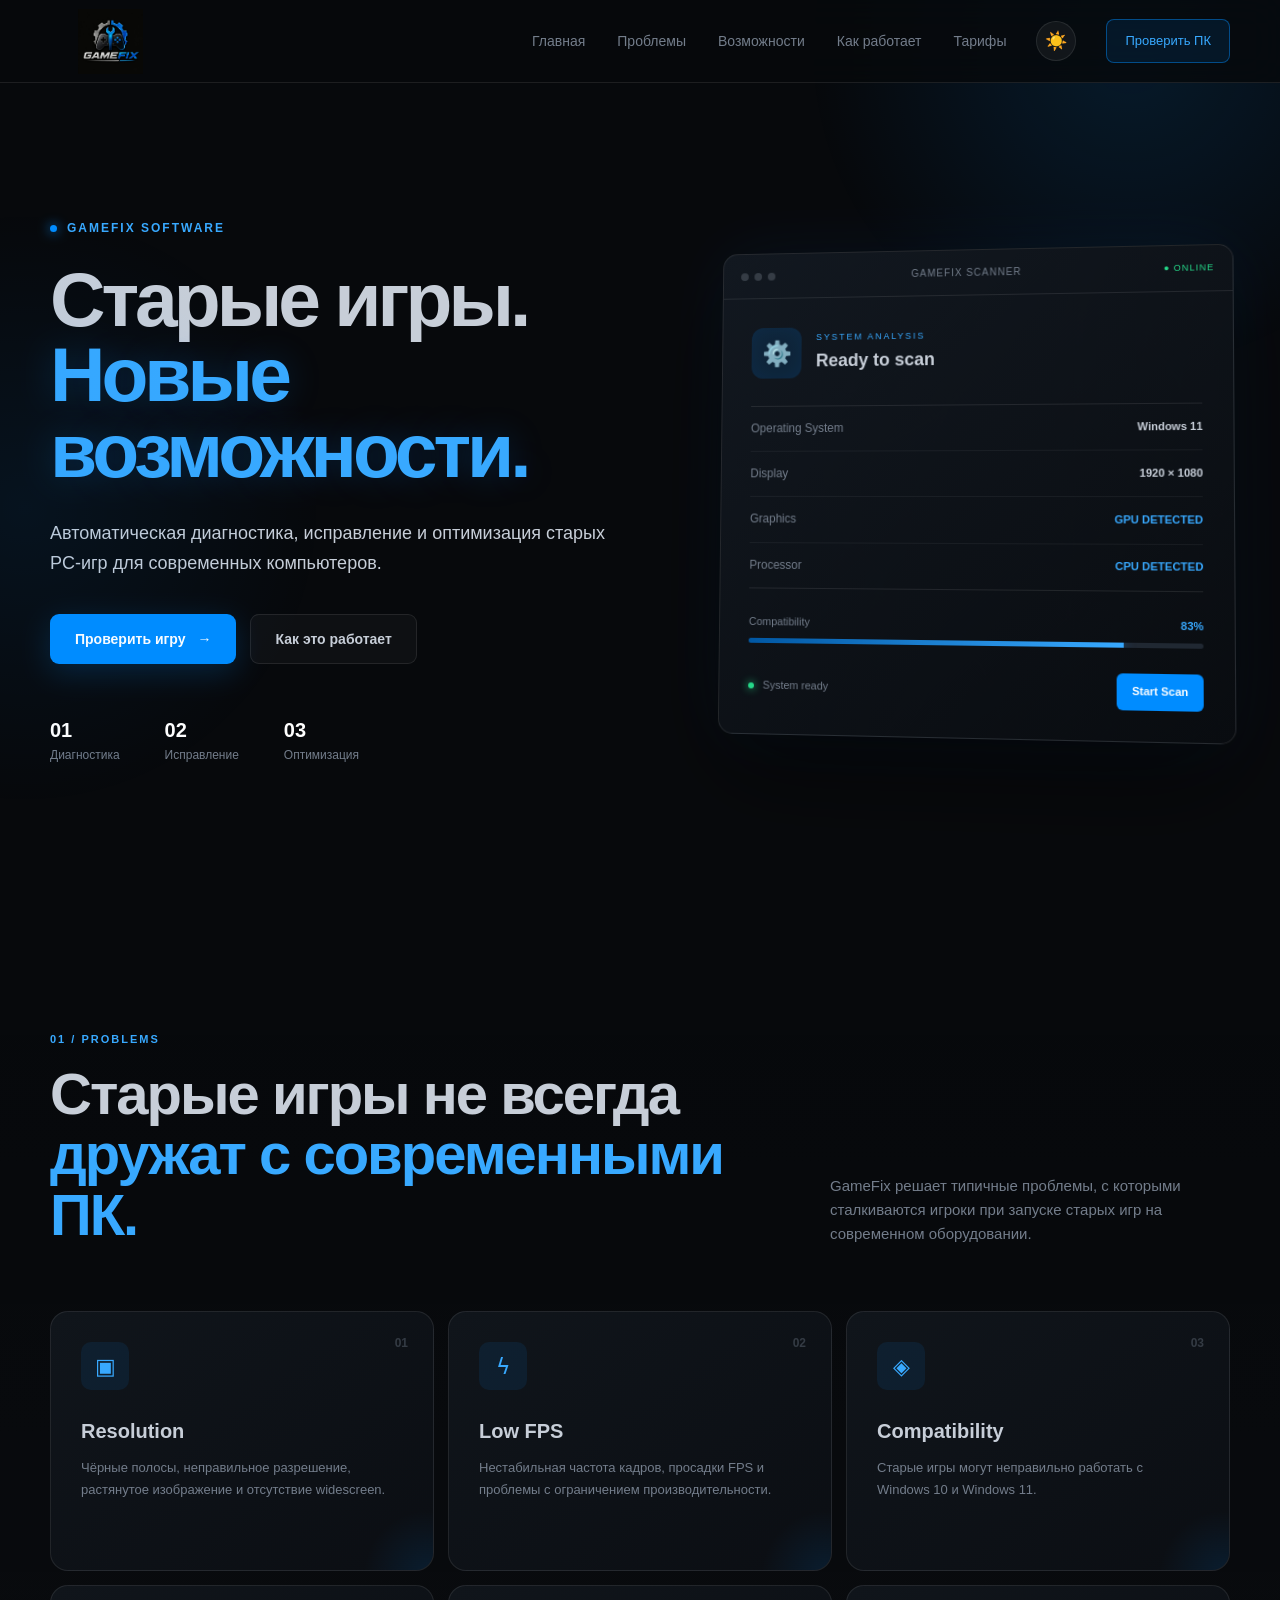
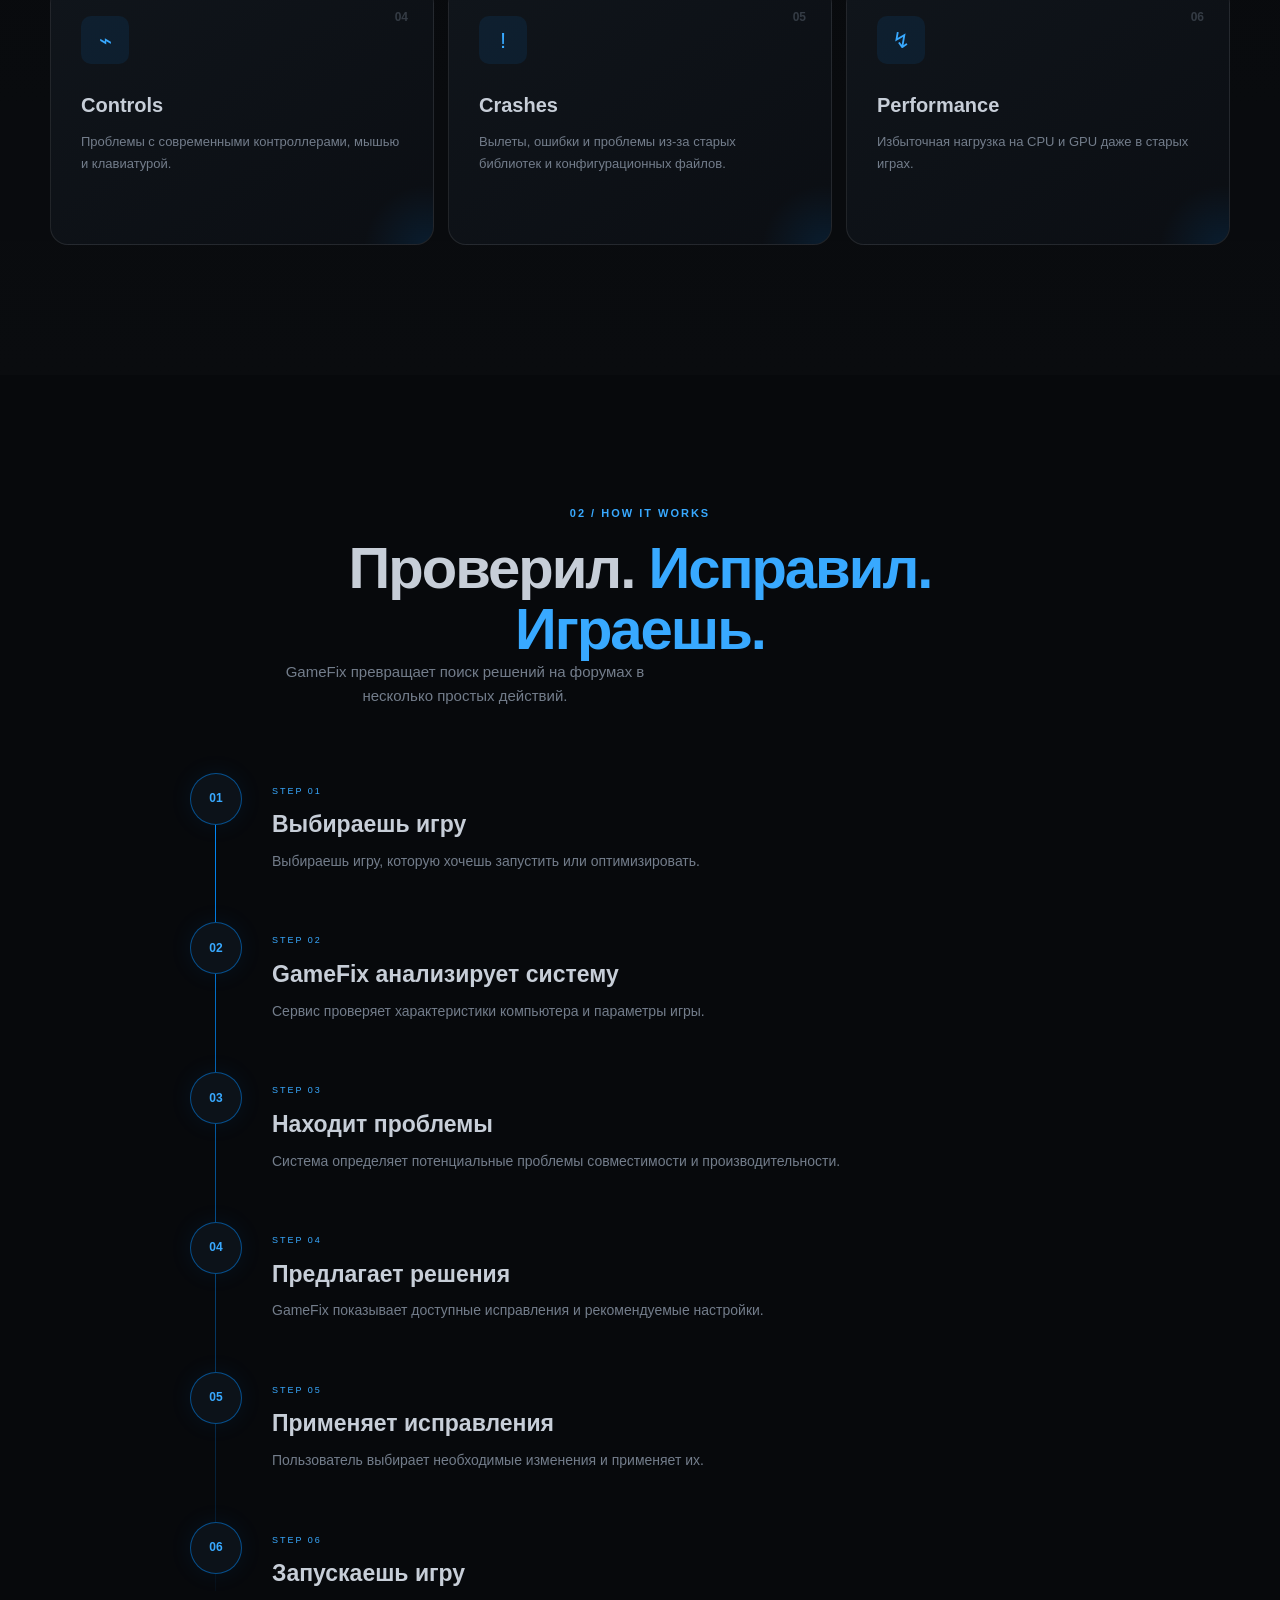
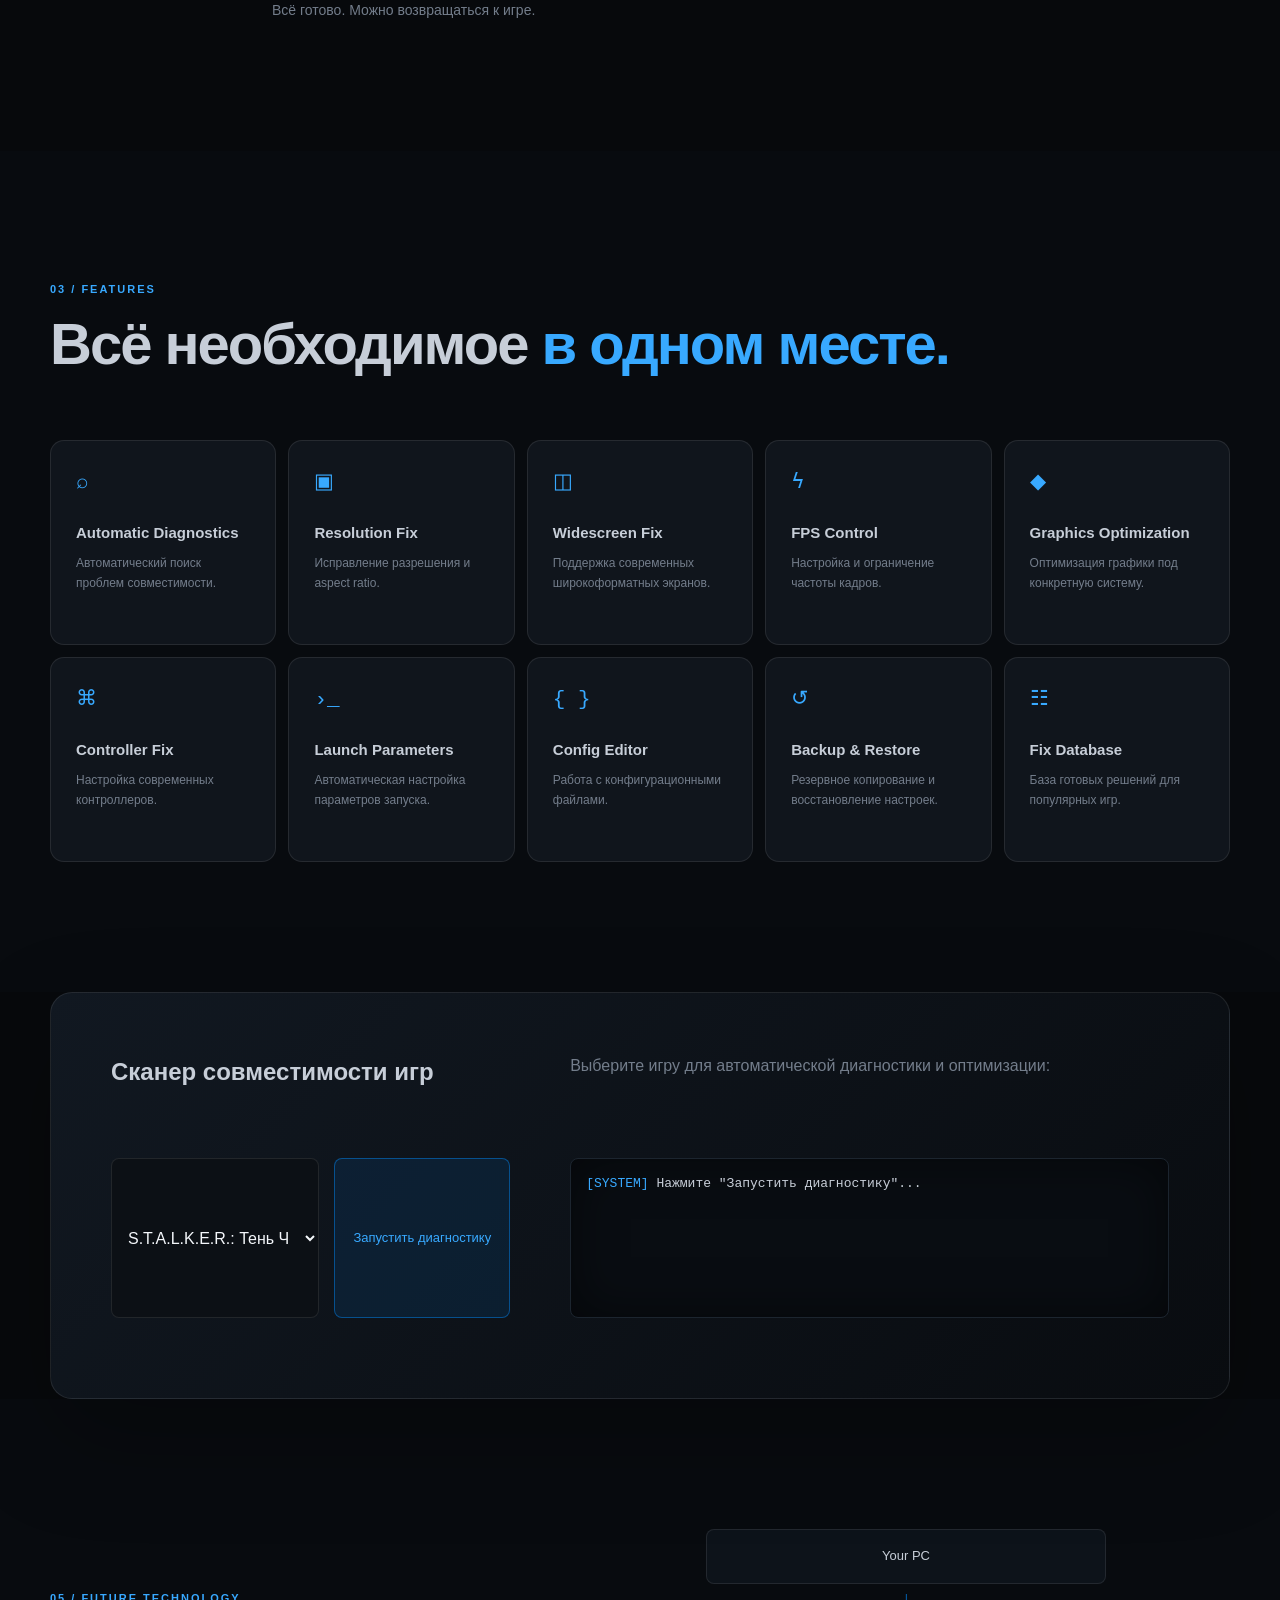
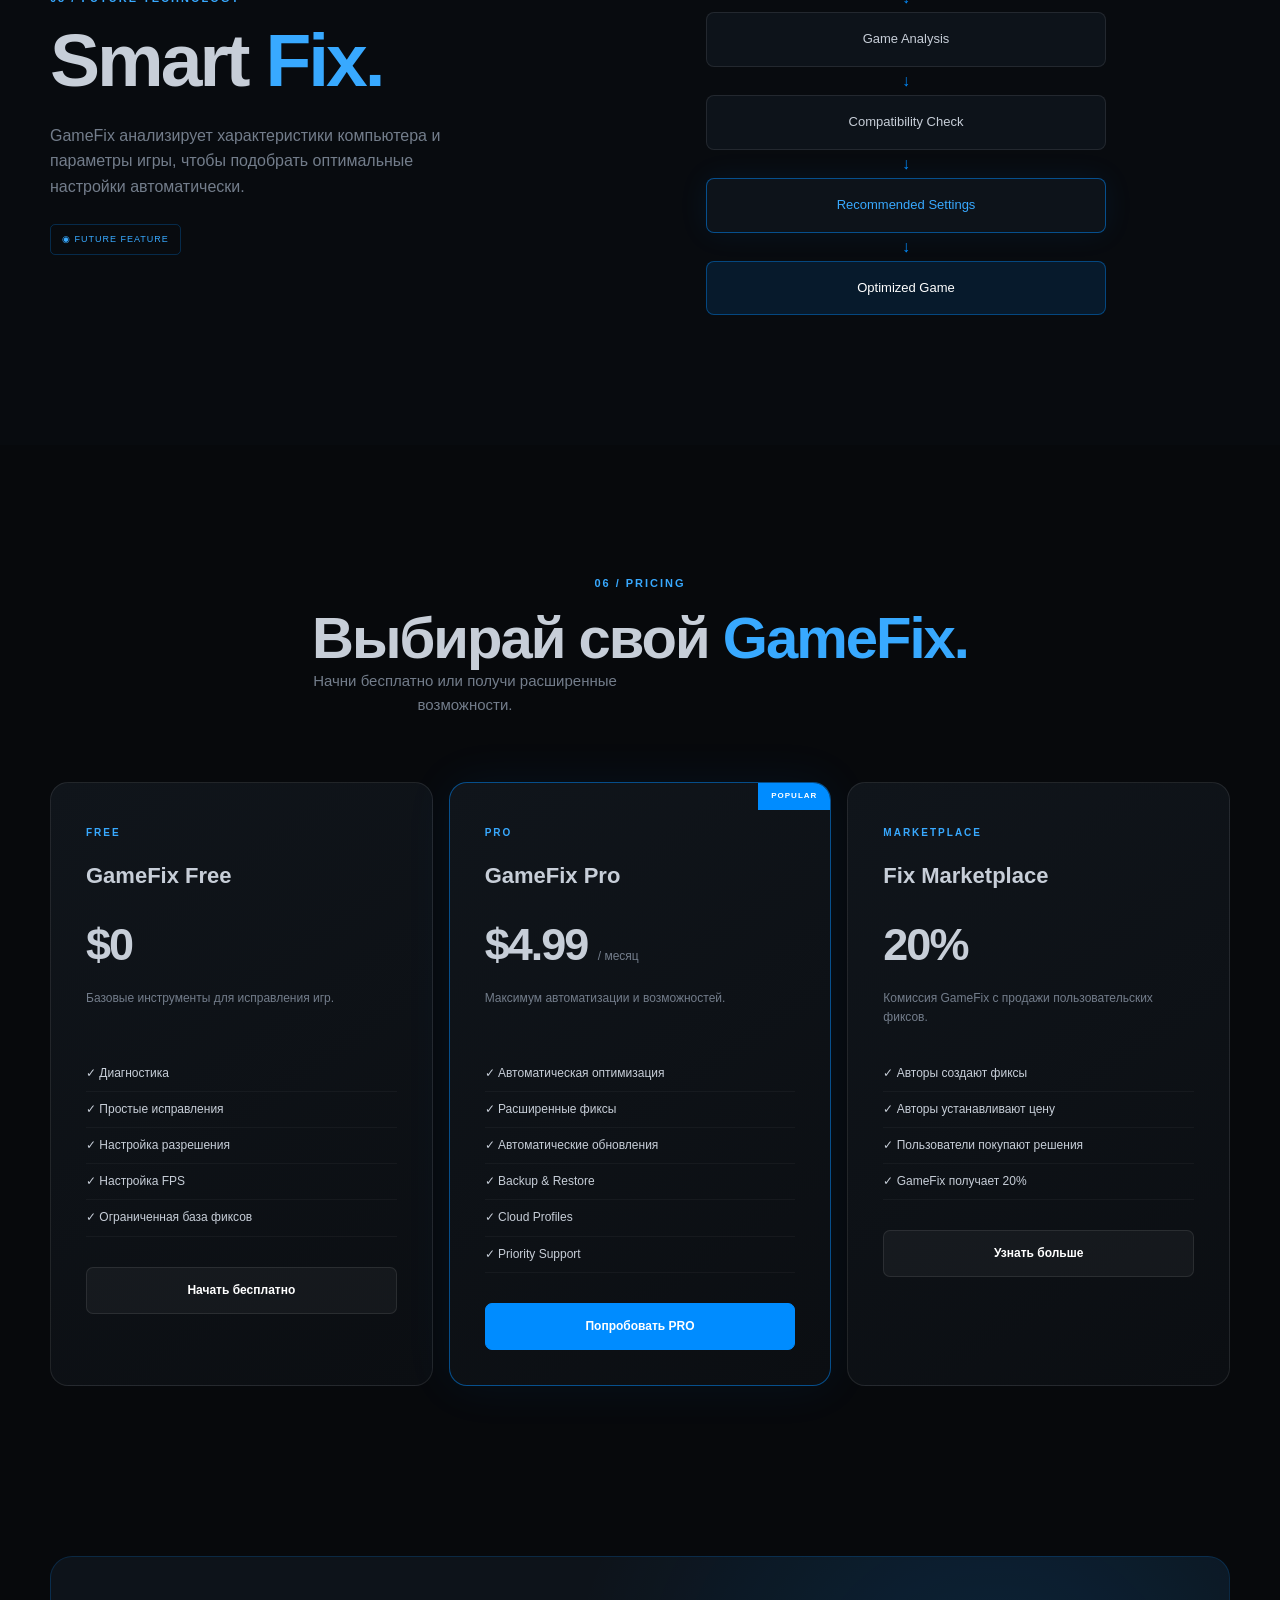
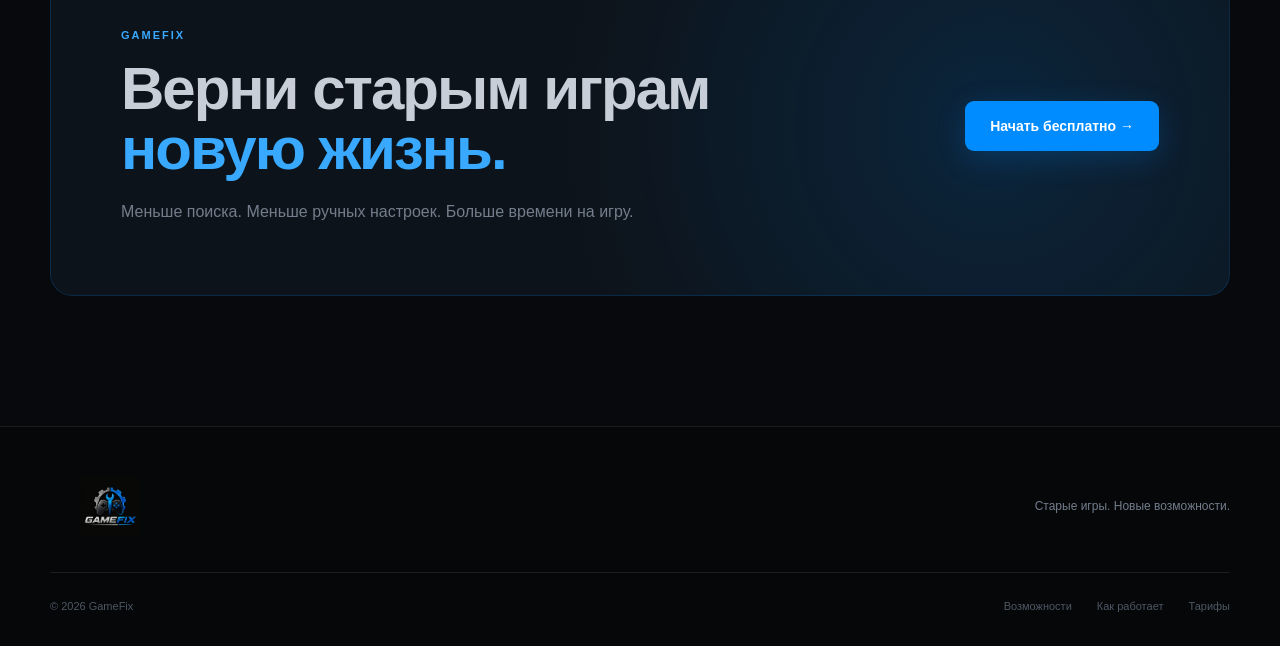
<file: index.html>
<!DOCTYPE html>
<html lang="ru">
<head>
    <meta charset="UTF-8">
    <meta name="viewport" content="width=device-width, initial-scale=1.0">

    <meta name="description"
          content="GameFix — диагностика, исправление и оптимизация старых PC-игр на современных компьютерах.">

    <title>GameFix — Старые игры. Новые возможности.</title>

    <link rel="stylesheet" href="kol.css">
    
</head>

<body>

<!-- ================= HEADER ================= -->

<header class="header" id="header">
    <div class="container header-inner">

        <a href="#home" class="brand">
            <img src="ponos.jpeg" alt="GameFix">
        </a>

        <nav class="nav" id="nav">
            <a href="#home">Главная</a>
            <a href="#problems">Проблемы</a>
            <a href="#features">Возможности</a>
            <a href="#how-it-works">Как работает</a>
            <a href="#pricing">Тарифы</a>
        </nav>

        <!-- Переключатель темы -->
        <button class="theme-toggle" id="themeToggle" aria-label="Сменить тему">
            ☀️
        </button>

        <a href="#scanner" class="header-button">
            Проверить ПК
        </a>

        <button class="menu-button" id="menuButton" aria-label="Открыть меню">
            ☰
        </button>

    </div>
</header>


<!-- ================= MAIN ================= -->

<main>


<!-- ================= HERO ================= -->

<section class="hero" id="home">

    <div class="hero-grid">

        <div class="hero-content">

            <div class="eyebrow">
                <span class="status-dot"></span>
                GAMEFIX SOFTWARE
            </div>

            <h1>
                Старые игры.
                <span>Новые возможности.</span>
            </h1>

            <p class="hero-description">
                Автоматическая диагностика, исправление и оптимизация
                старых PC-игр для современных компьютеров.
            </p>

            <div class="hero-actions">

                <a href="#scanner" class="button button-primary">
                    Проверить игру
                    <span>→</span>
                </a>

                <a href="#how-it-works" class="button button-secondary">
                    Как это работает
                </a>

            </div>

            <div class="hero-stats">

                <div>
                    <strong>01</strong>
                    <span>Диагностика</span>
                </div>

                <div>
                    <strong>02</strong>
                    <span>Исправление</span>
                </div>

                <div>
                    <strong>03</strong>
                    <span>Оптимизация</span>
                </div>

            </div>

        </div>


        <!-- Scanner UI -->

        <div class="scanner-preview">

            <div class="scanner-window">

                <div class="window-header">

                    <div class="window-dots">
                        <span></span>
                        <span></span>
                        <span></span>
                    </div>

                    <span>GAMEFIX SCANNER</span>

                    <span class="window-status">
                        ● ONLINE
                    </span>

                </div>


                <div class="scanner-body">

                    <div class="scanner-heading">

                        <div class="scanner-icon">
                            ⚙️
                        </div>

                        <div>
                            <p>SYSTEM ANALYSIS</p>
                            <h3>Ready to scan</h3>
                        </div>

                    </div>


                    <div class="system-list">

                        <div class="system-row">
                            <span>Operating System</span>
                            <strong>Windows 11</strong>
                        </div>

                        <div class="system-row">
                            <span>Display</span>
                            <strong>1920 × 1080</strong>
                        </div>

                        <div class="system-row">
                            <span>Graphics</span>
                            <strong class="blue-text">GPU DETECTED</strong>
                        </div>

                        <div class="system-row">
                            <span>Processor</span>
                            <strong class="blue-text">CPU DETECTED</strong>
                        </div>

                    </div>


                    <div class="compatibility">

                        <div class="compatibility-top">
                            <span>Compatibility</span>
                            <strong>83%</strong>
                        </div>

                        <div class="progress">
                            <div class="progress-value"></div>
                        </div>

                    </div>


                    <div class="scanner-footer">

                        <span>
                            <i></i>
                            System ready
                        </span>

                        <button onclick="scrollToScanner()">
                            Start Scan
                        </button>

                    </div>

                </div>

            </div>

        </div>

    </div>

</section>


<!-- ================= PROBLEMS ================= -->

<section class="section problems" id="problems">

    <div class="container">

        <div class="section-heading">

            <div>
                <span class="section-label">01 / PROBLEMS</span>

                <h2>
                    Старые игры не всегда
                    <span>дружат с современными ПК.</span>
                </h2>
            </div>

            <p>
                GameFix решает типичные проблемы, с которыми сталкиваются
                игроки при запуске старых игр на современном оборудовании.
            </p>

        </div>


        <div class="problem-grid">

            <article class="problem-card">

                <div class="card-number">01</div>
                <div class="card-icon">▣</div>

                <h3>Resolution</h3>

                <p>
                    Чёрные полосы, неправильное разрешение,
                    растянутое изображение и отсутствие widescreen.
                </p>

            </article>


            <article class="problem-card">

                <div class="card-number">02</div>
                <div class="card-icon">ϟ</div>

                <h3>Low FPS</h3>

                <p>
                    Нестабильная частота кадров, просадки FPS
                    и проблемы с ограничением производительности.
                </p>

            </article>


            <article class="problem-card">

                <div class="card-number">03</div>
                <div class="card-icon">◈</div>

                <h3>Compatibility</h3>

                <p>
                    Старые игры могут неправильно работать
                    с Windows 10 и Windows 11.
                </p>

            </article>


            <article class="problem-card">

                <div class="card-number">04</div>
                <div class="card-icon">⌁</div>

                <h3>Controls</h3>

                <p>
                    Проблемы с современными контроллерами,
                    мышью и клавиатурой.
                </p>

            </article>


            <article class="problem-card">

                <div class="card-number">05</div>
                <div class="card-icon">!</div>

                <h3>Crashes</h3>

                <p>
                    Вылеты, ошибки и проблемы из-за старых
                    библиотек и конфигурационных файлов.
                </p>

            </article>


            <article class="problem-card">

                <div class="card-number">06</div>
                <div class="card-icon">↯</div>

                <h3>Performance</h3>

                <p>
                    Избыточная нагрузка на CPU и GPU
                    даже в старых играх.
                </p>

            </article>

        </div>

    </div>

</section>


<!-- ================= HOW IT WORKS ================= -->

<section class="section how" id="how-it-works">

    <div class="container">

        <div class="section-heading center">

            <span class="section-label">02 / HOW IT WORKS</span>

            <h2>
                Проверил.
                <span>Исправил. Играешь.</span>
            </h2>

            <p>
                GameFix превращает поиск решений на форумах
                в несколько простых действий.
            </p>

        </div>


        <div class="timeline">

            <div class="timeline-line"></div>


            <div class="step">

                <div class="step-number">01</div>

                <div class="step-content">
                    <span>STEP 01</span>
                    <h3>Выбираешь игру</h3>
                    <p>
                        Выбираешь игру, которую хочешь запустить
                        или оптимизировать.
                    </p>
                </div>

            </div>


            <div class="step">

                <div class="step-number">02</div>

                <div class="step-content">
                    <span>STEP 02</span>
                    <h3>GameFix анализирует систему</h3>
                    <p>
                        Сервис проверяет характеристики компьютера
                        и параметры игры.
                    </p>
                </div>

            </div>


            <div class="step">

                <div class="step-number">03</div>

                <div class="step-content">
                    <span>STEP 03</span>
                    <h3>Находит проблемы</h3>
                    <p>
                        Система определяет потенциальные проблемы
                        совместимости и производительности.
                    </p>
                </div>

            </div>


            <div class="step">

                <div class="step-number">04</div>

                <div class="step-content">
                    <span>STEP 04</span>
                    <h3>Предлагает решения</h3>
                    <p>
                        GameFix показывает доступные исправления
                        и рекомендуемые настройки.
                    </p>
                </div>

            </div>


            <div class="step">

                <div class="step-number">05</div>

                <div class="step-content">
                    <span>STEP 05</span>
                    <h3>Применяет исправления</h3>
                    <p>
                        Пользователь выбирает необходимые изменения
                        и применяет их.
                    </p>
                </div>

            </div>


            <div class="step">

                <div class="step-number">06</div>

                <div class="step-content">
                    <span>STEP 06</span>
                    <h3>Запускаешь игру</h3>
                    <p>
                        Всё готово. Можно возвращаться к игре.
                    </p>
                </div>

            </div>

        </div>

    </div>

</section>


<!-- ================= FEATURES ================= -->

<section class="section features" id="features">

    <div class="container">

        <div class="section-heading">

            <div>
                <span class="section-label">03 / FEATURES</span>

                <h2>
                    Всё необходимое
                    <span>в одном месте.</span>
                </h2>
            </div>

        </div>


        <div class="feature-grid">

            <article class="feature-card">
                <div class="feature-icon">⌕</div>
                <h3>Automatic Diagnostics</h3>
                <p>Автоматический поиск проблем совместимости.</p>
            </article>

            <article class="feature-card">
                <div class="feature-icon">▣</div>
                <h3>Resolution Fix</h3>
                <p>Исправление разрешения и aspect ratio.</p>
            </article>

            <article class="feature-card">
                <div class="feature-icon">◫</div>
                <h3>Widescreen Fix</h3>
                <p>Поддержка современных широкоформатных экранов.</p>
            </article>

            <article class="feature-card">
                <div class="feature-icon">ϟ</div>
                <h3>FPS Control</h3>
                <p>Настройка и ограничение частоты кадров.</p>
            </article>

            <article class="feature-card">
                <div class="feature-icon">◆</div>
                <h3>Graphics Optimization</h3>
                <p>Оптимизация графики под конкретную систему.</p>
            </article>

            <article class="feature-card">
                <div class="feature-icon">⌘</div>
                <h3>Controller Fix</h3>
                <p>Настройка современных контроллеров.</p>
            </article>

            <article class="feature-card">
                <div class="feature-icon">›_</div>
                <h3>Launch Parameters</h3>
                <p>Автоматическая настройка параметров запуска.</p>
            </article>

            <article class="feature-card">
                <div class="feature-icon">{ }</div>
                <h3>Config Editor</h3>
                <p>Работа с конфигурационными файлами.</p>
            </article>

            <article class="feature-card">
                <div class="feature-icon">↺</div>
                <h3>Backup & Restore</h3>
                <p>Резервное копирование и восстановление настроек.</p>
            </article>

            <article class="feature-card">
                <div class="feature-icon">☷</div>
                <h3>Fix Database</h3>
                <p>База готовых решений для популярных игр.</p>
            </article>

        </div>

    </div>

</section>


<!-- ================= SCANNER SECTION ================= -->
<section class="scanner" id="scanner">
    <div class="container">
        <div class="scanner-card">
            <h2>Сканер совместимости игр</h2>
            <p style="margin-bottom: 20px; color: var(--muted);">
                Выберите игру для автоматической диагностики и оптимизации:
            </p>

            <div class="scanner-controls" style="display: flex; gap: 15px; margin-bottom: 20px; flex-wrap: wrap;">
                <!-- Выбор игры (значения value ДОЛЖНЫ совпадать с JS) -->
                <select id="gameSelect" class="game-select" style="flex: 1; min-width: 200px; padding: 12px; border-radius: 8px; border: 1px solid var(--border); background: var(--bg-light); color: var(--white);">
                    <option value="S.T.A.L.K.E.R.">S.T.A.L.K.E.R.: Тень Чернобыля</option>
                    <option value="GTA San Andreas">GTA: San Andreas</option>
                    <option value="Need for Speed: Most Wanted">NFS: Most Wanted</option>
                    <option value="Fallout: New Vegas">Fallout: New Vegas</option>
                </select>

                <button id="scanButton" class="header-button" style="cursor: pointer;">
                    Запустить диагностику
                </button>
            </div>

            <!-- Консоль логов -->
            <div class="scan-console" id="consoleContent" style="min-height: 160px; max-height: 220px; overflow-y: auto; background: #090d12; border-radius: 8px; padding: 15px; font-family: monospace; font-size: 13px; margin-bottom: 20px;">
                <div class="console-line"><span class="console-blue">[SYSTEM]</span> Нажмите "Запустить диагностику"...</div>
            </div>

            <!-- Динамический блок результатов -->
            <div class="scan-results" id="scanResults" style="display: none; border-top: 1px solid var(--border); pt: 20px; padding-top: 20px;">
                <h3 style="margin-bottom: 15px;">Результат анализа: <span id="resultGame" style="color: var(--blue);">-</span></h3>

                <div style="display: grid; grid-template-columns: repeat(auto-fit, minmax(180px, 1fr)); gap: 15px; margin-bottom: 20px;">
                    <div style="background: rgba(255,255,255,0.04); padding: 15px; border-radius: 8px; border: 1px solid var(--border);">
                        <div style="font-size: 12px; color: var(--muted);">Совместимость</div>
                        <div id="resultCompat" style="font-size: 26px; font-weight: bold; color: #ffaa00;">0%</div>
                    </div>
                    <div style="background: rgba(255,255,255,0.04); padding: 15px; border-radius: 8px; border: 1px solid var(--border);">
                        <div style="font-size: 12px; color: var(--muted);">Прирост кадровой частоты</div>
                        <div id="resultFps" style="font-size: 18px; font-weight: bold; color: #0070f3;">-</div>
                    </div>
                </div>

                <div style="background: rgba(255,77,77,0.1); border: 1px solid rgba(255,77,77,0.3); padding: 15px; border-radius: 8px; margin-bottom: 20px;">
                    <strong style="color: #ff4d4d;">Найденные проблемы:</strong>
                    <p id="resultIssues" style="margin-top: 6px; font-size: 14px; color: var(--text);">-</p>
                </div>

                <button id="fixButton" class="header-button" style="width: 100%; text-align: center; justify-content: center; cursor: pointer;">
                    Применить исправления
                </button>

                <div id="fixSuccess" style="display: none; margin-top: 15px; color: #00ff88; font-weight: bold; text-align: center;">
                    ✓ Исправления успешно применены! Запустите игру.
                </div>
            </div>
        </div>
    </div>
</section>


        <!-- Results -->

        <div class="scan-results" id="scanResults">

            <div class="results-header">

                <div>
                    <span class="section-label">ANALYSIS COMPLETE</span>
                    <h3 id="resultGame">The Saboteur</h3>
                </div>

                <div class="issues-count">
                    <strong>2</strong>
                    <span>проблемы</span>
                </div>

            </div>


            <div class="result-list">

                <div class="result-item warning">
                    <span>!</span>
                    <div>
                        <strong>Resolution</strong>
                        <p>Проблема обнаружена</p>
                    </div>
                </div>

                <div class="result-item warning">
                    <span>!</span>
                    <div>
                        <strong>FPS</strong>
                        <p>Рекомендуется ограничение 60 FPS</p>
                    </div>
                </div>

                <div class="result-item success">
                    <span>✓</span>
                    <div>
                        <strong>Compatibility</strong>
                        <p>Windows 11 compatible</p>
                    </div>
                </div>

                <div class="result-item success">
                    <span>✓</span>
                    <div>
                        <strong>Controller</strong>
                        <p>Исправление не требуется</p>
                    </div>
                </div>

            </div>


            <button class="button button-primary"
                    id="fixButton">

                Применить исправления

            </button>


            <div class="fix-success" id="fixSuccess">

                <strong>✓ Fixes successfully prepared.</strong>

                <div>
                    Resolution Fix ✓
                    <br>
                    FPS Optimization ✓
                    <br>
                    Compatibility Fix ✓
                </div>

            </div>

        </div>

    </div>

</section>


<!-- ================= SMART FIX ================= -->

<section class="section smart-fix">

    <div class="container">

        <div class="smart-content">

            <div>

                <span class="section-label">05 / FUTURE TECHNOLOGY</span>

                <h2>
                    Smart <span>Fix.</span>
                </h2>

                <p>
                    GameFix анализирует характеристики компьютера
                    и параметры игры, чтобы подобрать оптимальные
                    настройки автоматически.
                </p>

                <div class="smart-badge">
                    ◉ FUTURE FEATURE
                </div>

            </div>


            <div class="smart-flow">

                <div class="flow-item">
                    <span>Your PC</span>
                </div>

                <div class="flow-arrow">↓</div>

                <div class="flow-item">
                    <span>Game Analysis</span>
                </div>

                <div class="flow-arrow">↓</div>

                <div class="flow-item">
                    <span>Compatibility Check</span>
                </div>

                <div class="flow-arrow">↓</div>

                <div class="flow-item highlighted">
                    <span>Recommended Settings</span>
                </div>

                <div class="flow-arrow">↓</div>

                <div class="flow-item final">
                    <span>Optimized Game</span>
                </div>

            </div>

        </div>

    </div>

</section>


<!-- ================= PRICING ================= -->

<section class="section pricing" id="pricing">

    <div class="container">

        <div class="section-heading center">

            <span class="section-label">06 / PRICING</span>

            <h2>
                Выбирай свой
                <span>GameFix.</span>
            </h2>

            <p>
                Начни бесплатно или получи расширенные возможности.
            </p>

        </div>


        <div class="pricing-grid">


            <!-- FREE -->

            <article class="price-card">

                <span class="price-label">FREE</span>

                <h3>GameFix Free</h3>

                <div class="price">
                    $0
                </div>

                <p>
                    Базовые инструменты для исправления игр.
                </p>

                <ul>
                    <li>✓ Диагностика</li>
                    <li>✓ Простые исправления</li>
                    <li>✓ Настройка разрешения</li>
                    <li>✓ Настройка FPS</li>
                    <li>✓ Ограниченная база фиксов</li>
                </ul>

                <button class="price-button">
                    Начать бесплатно
                </button>

            </article>


            <!-- PRO -->

            <article class="price-card featured">

                <div class="popular">
                    POPULAR
                </div>

                <span class="price-label">PRO</span>

                <h3>GameFix Pro</h3>

                <div class="price">
                    $4.99
                    <small>/ месяц</small>
                </div>

                <p>
                    Максимум автоматизации и возможностей.
                </p>

                <ul>
                    <li>✓ Автоматическая оптимизация</li>
                    <li>✓ Расширенные фиксы</li>
                    <li>✓ Автоматические обновления</li>
                    <li>✓ Backup & Restore</li>
                    <li>✓ Cloud Profiles</li>
                    <li>✓ Priority Support</li>
                </ul>

                <button class="price-button primary-price">
                    Попробовать PRO
                </button>

            </article>


            <!-- MARKETPLACE -->

            <article class="price-card">

                <span class="price-label">MARKETPLACE</span>

                <h3>Fix Marketplace</h3>

                <div class="price">
                    20%
                </div>

                <p>
                    Комиссия GameFix с продажи пользовательских фиксов.
                </p>

                <ul>
                    <li>✓ Авторы создают фиксы</li>
                    <li>✓ Авторы устанавливают цену</li>
                    <li>✓ Пользователи покупают решения</li>
                    <li>✓ GameFix получает 20%</li>
                </ul>

                <button class="price-button">
                    Узнать больше
                </button>

            </article>

        </div>

    </div>

</section>


<!-- ================= CTA ================= -->

<section class="cta">

    <div class="container">

        <div class="cta-box">

            <div>

                <span class="section-label">
                    GAMEFIX
                </span>

                <h2>
                    Верни старым играм
                    <span>новую жизнь.</span>
                </h2>

                <p>
                    Меньше поиска. Меньше ручных настроек.
                    Больше времени на игру.
                </p>

            </div>

            <a href="#scanner" class="button button-primary">
                Начать бесплатно →
            </a>

        </div>

    </div>

</section>

</main>


<!-- ================= FOOTER ================= -->

<footer class="footer">

    <div class="container">

        <div class="footer-top">

            <a href="#home" class="footer-logo">
                <img src="ponos.jpeg" alt="GameFix">
            </a>

            <p>
                Старые игры. Новые возможности.
            </p>

        </div>


        <div class="footer-bottom">

            <span>
                © 2026 GameFix
            </span>

            <div>
                <a href="#features">Возможности</a>
                <a href="#how-it-works">Как работает</a>
                <a href="#pricing">Тарифы</a>
            </div>

        </div>

    </div>

</footer>


<script src="pop.js"></script>

</body>
</html>
</file>
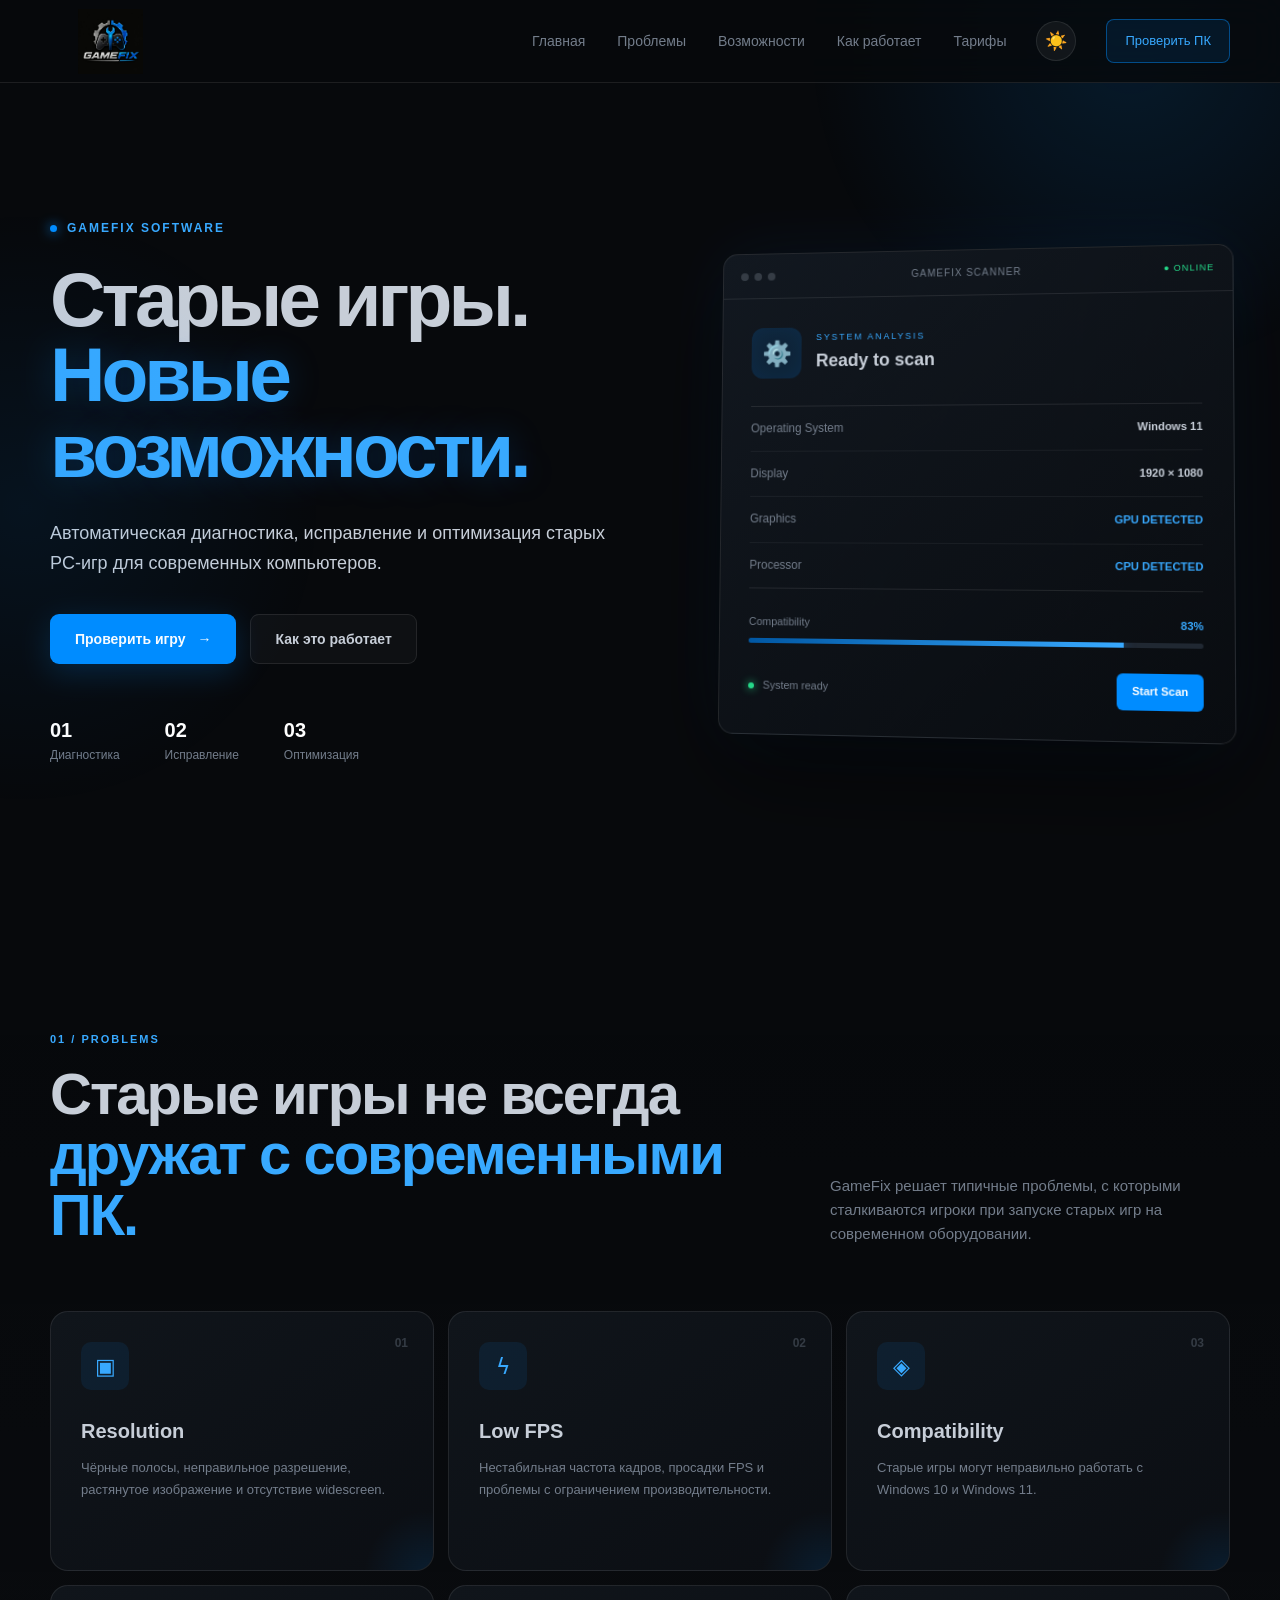
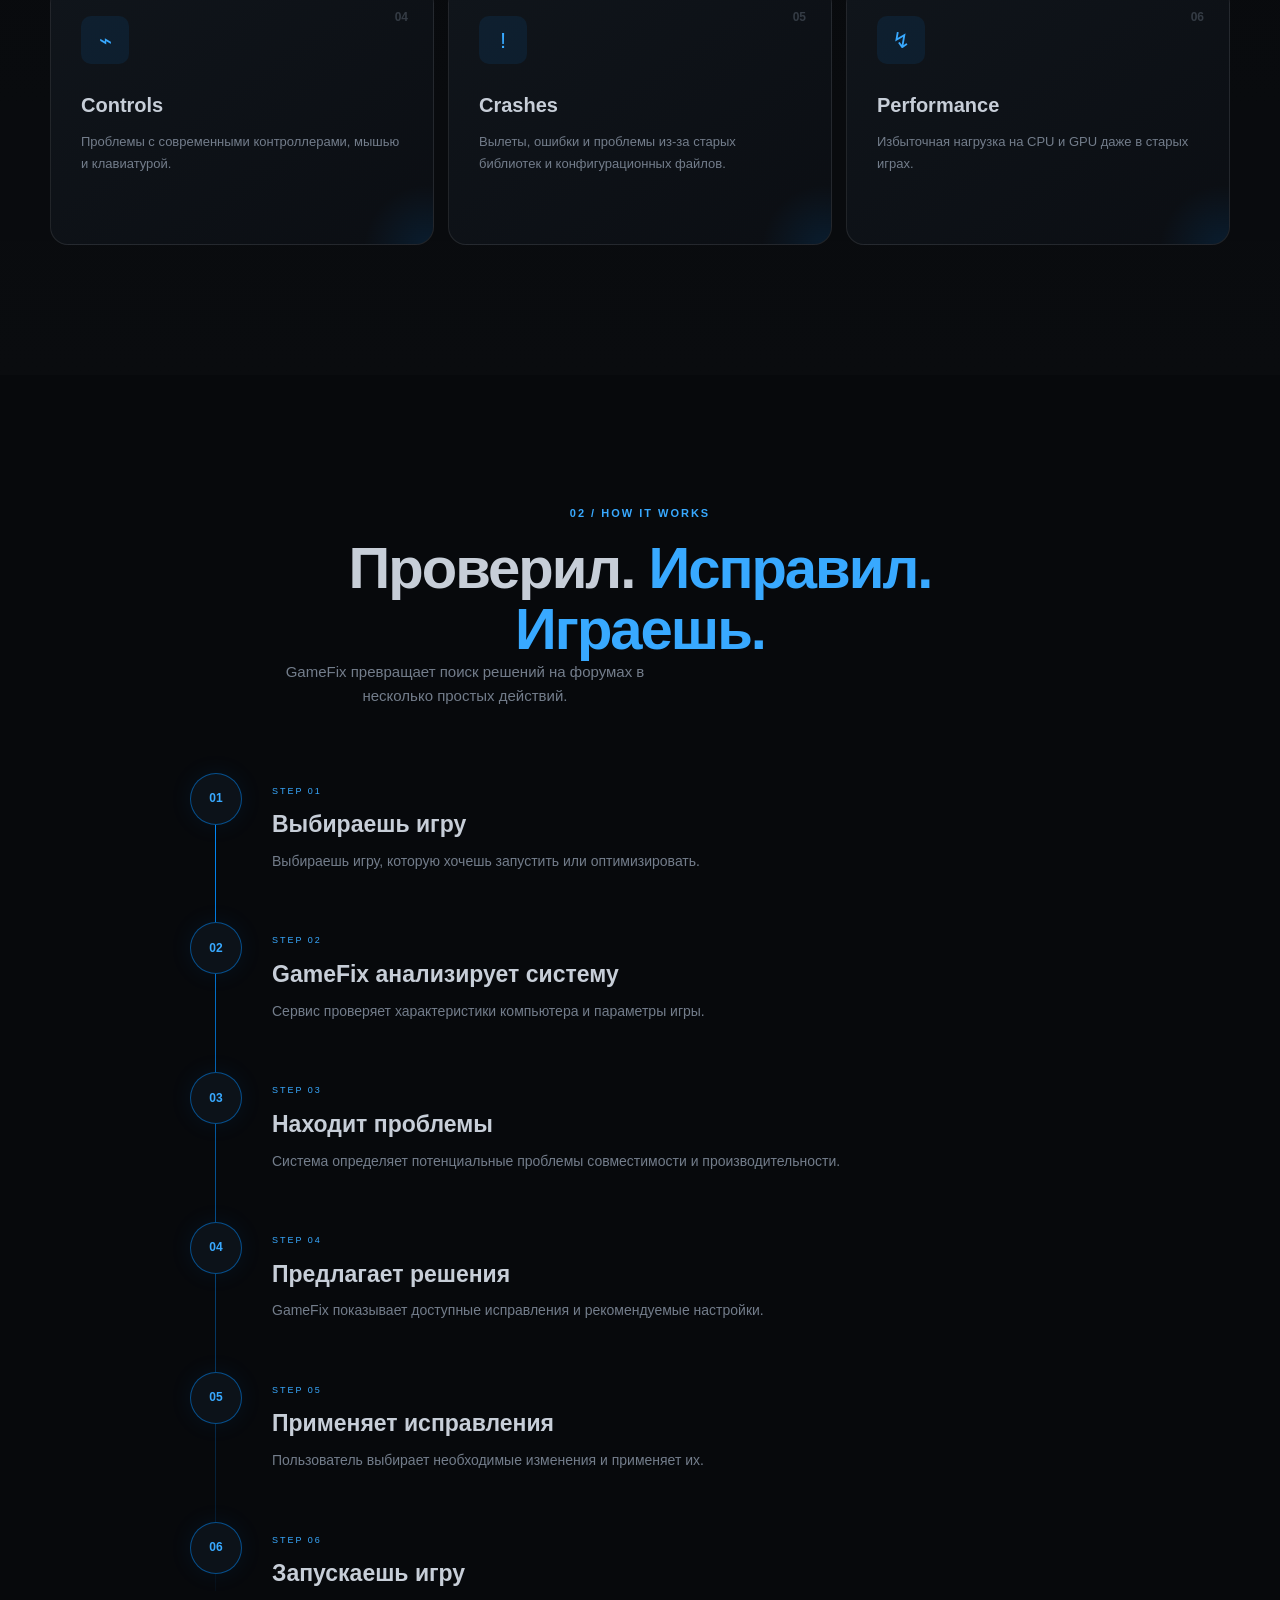
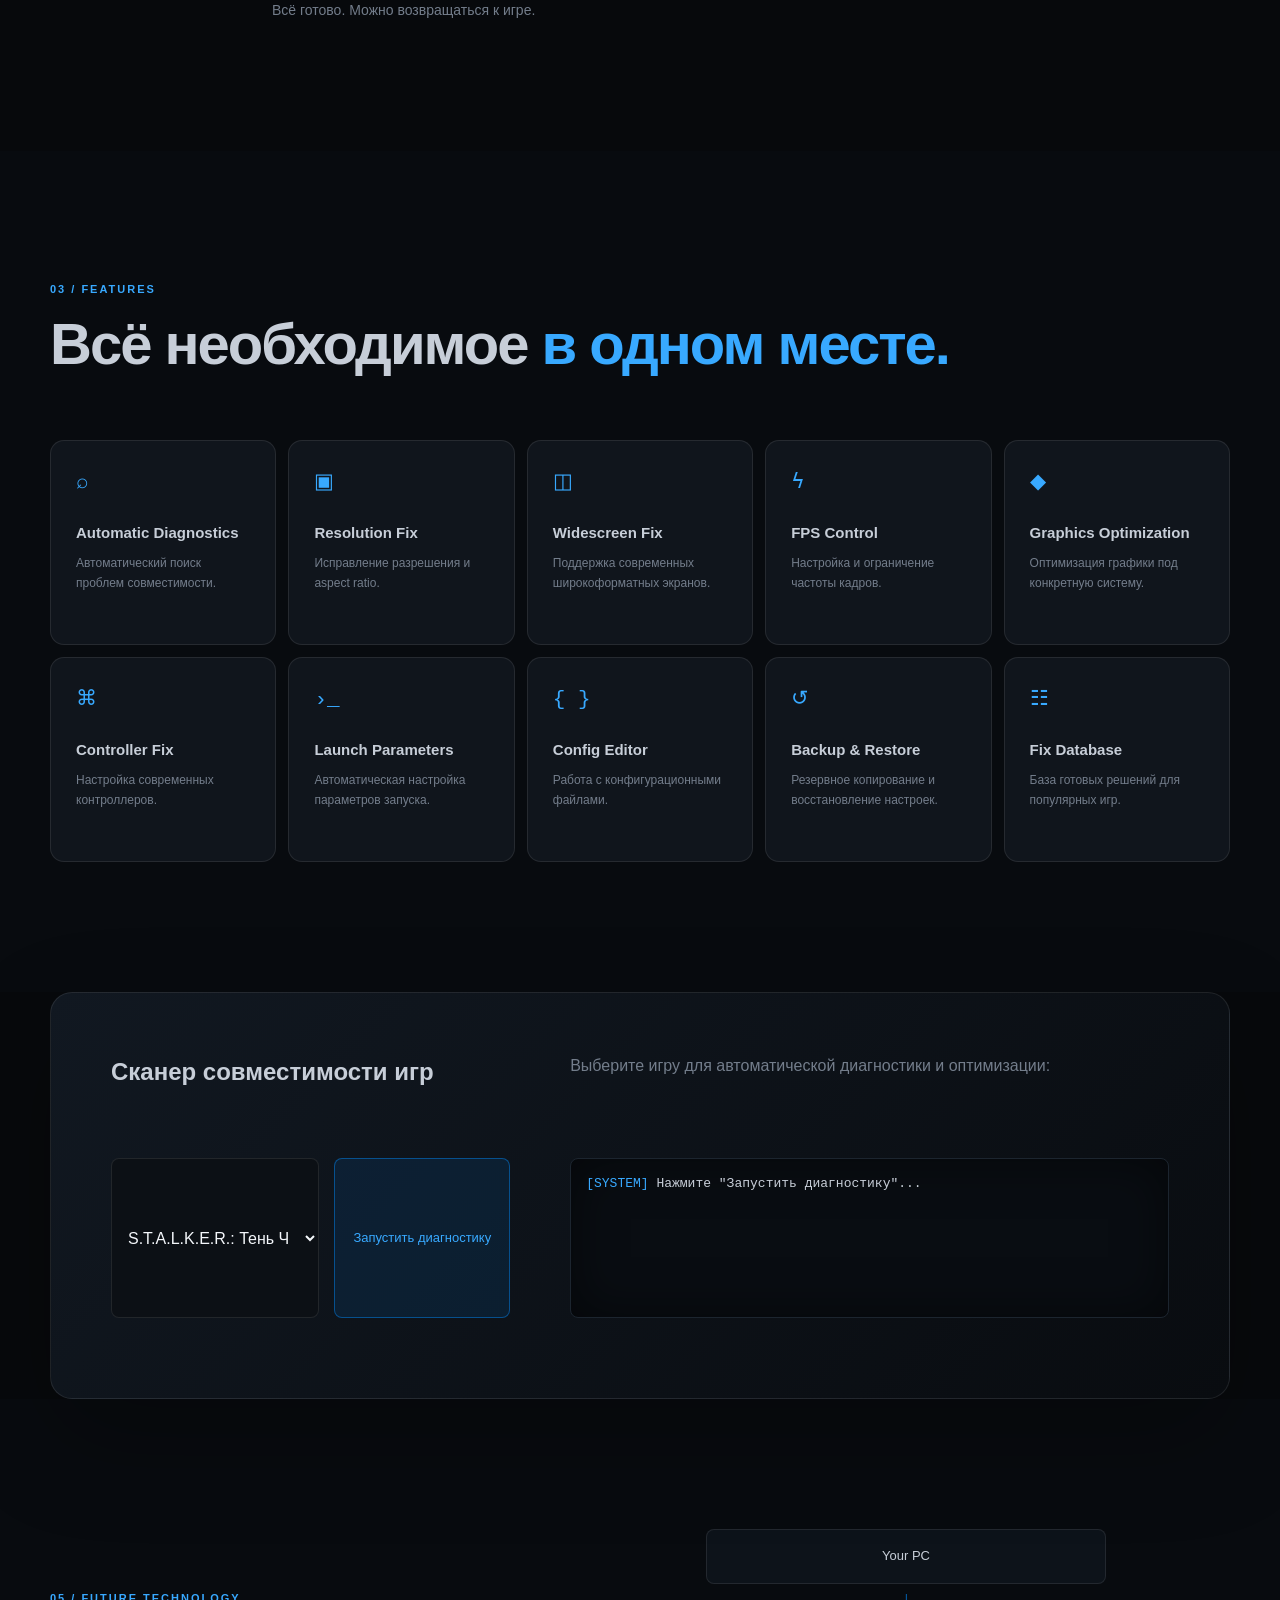
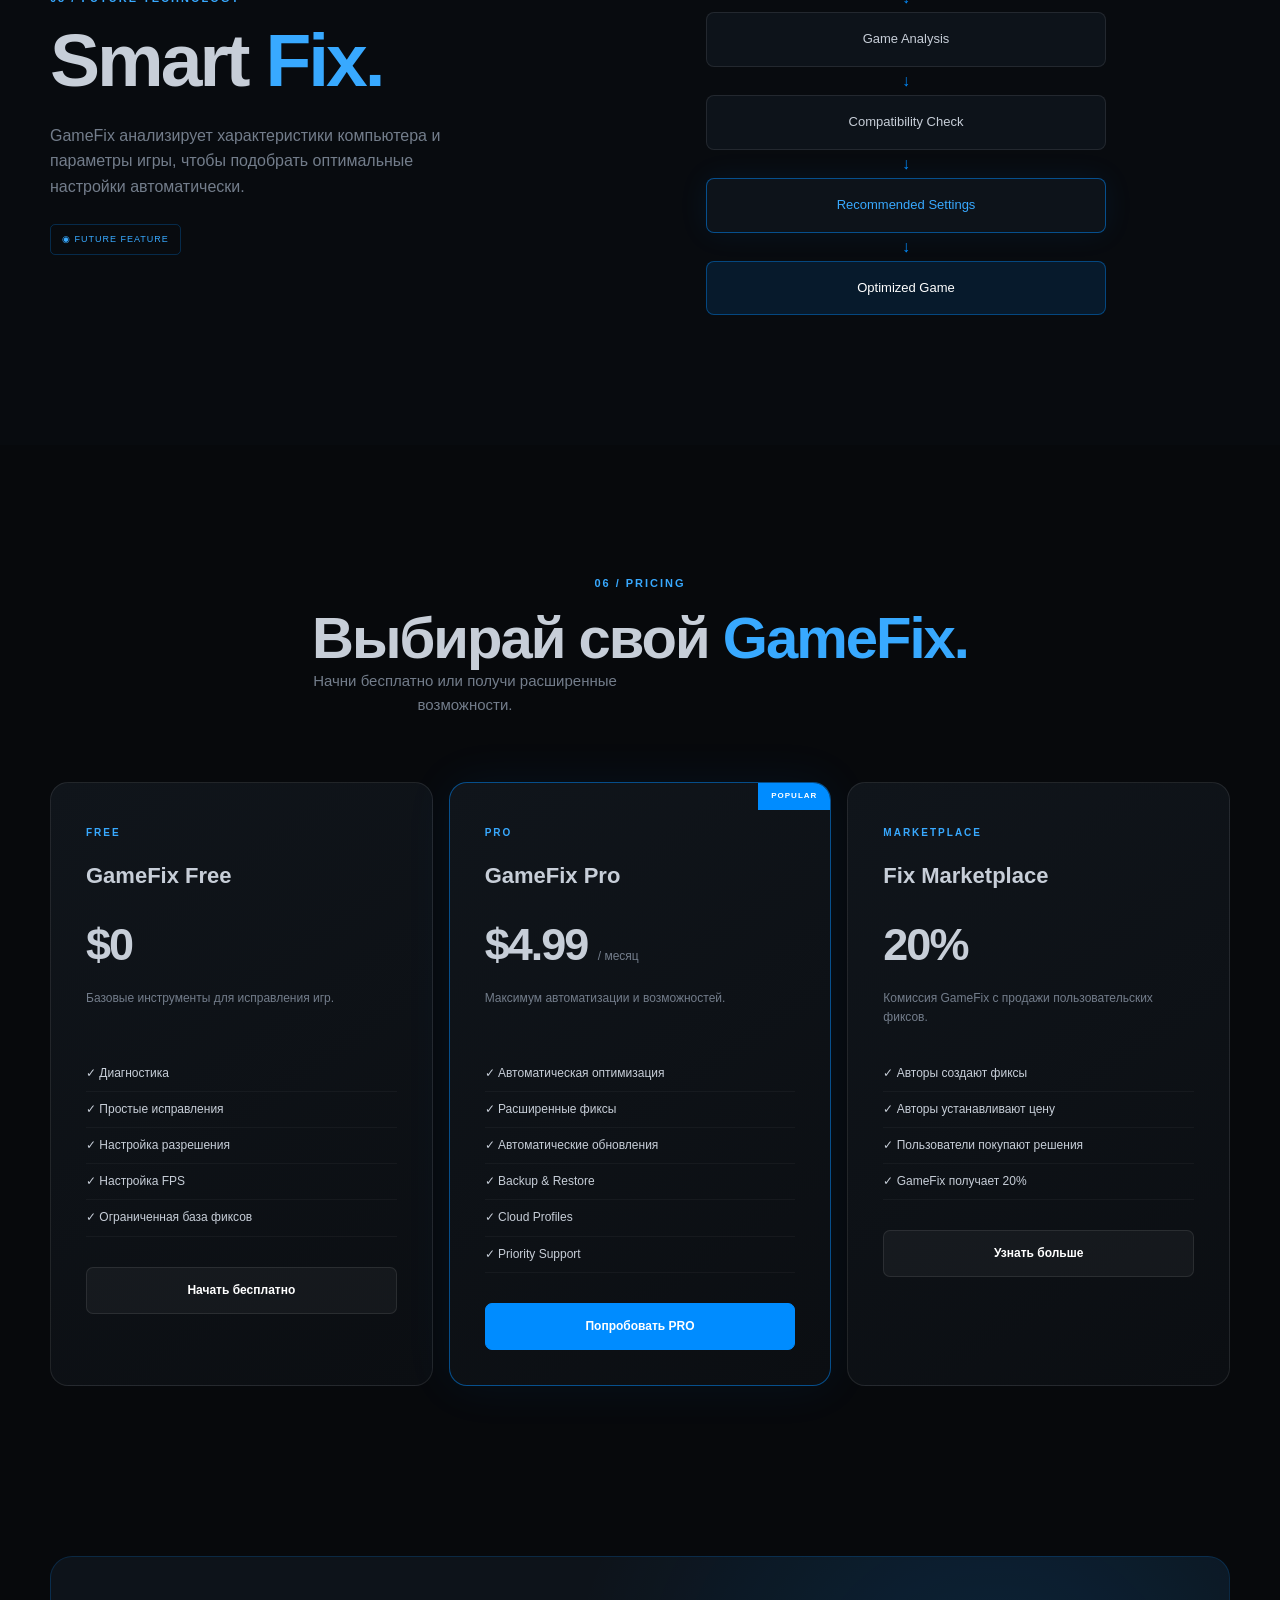
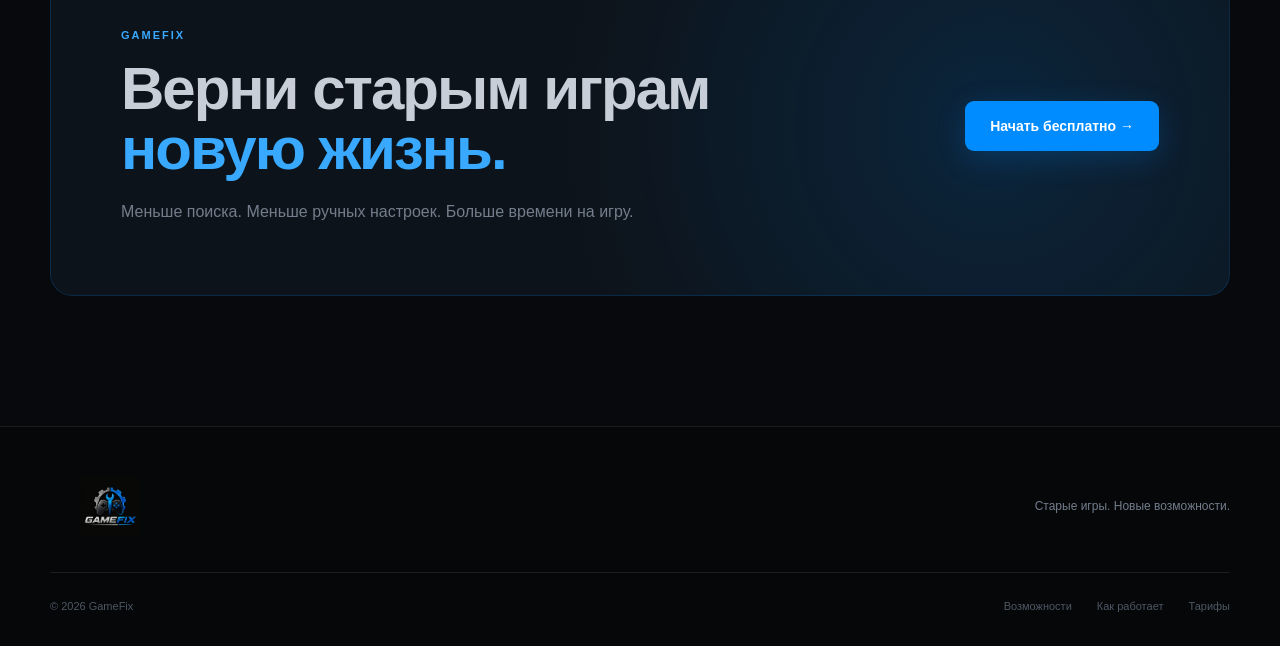
<file: bobf.html>
<!DOCTYPE html>
<html lang="ru">
<head>
    <meta charset="UTF-8">
    <meta name="viewport" content="width=device-width, initial-scale=1.0">

    <meta name="description"
          content="GameFix — диагностика, исправление и оптимизация старых PC-игр на современных компьютерах.">

    <title>GameFix — Старые игры. Новые возможности.</title>

    <link rel="stylesheet" href="kol.css">
    
</head>

<body>

<!-- ================= HEADER ================= -->

<header class="header" id="header">
    <div class="container header-inner">

        <a href="#home" class="brand">
            <img src="ponos.jpeg" alt="GameFix">
        </a>

        <nav class="nav" id="nav">
            <a href="#home">Главная</a>
            <a href="#problems">Проблемы</a>
            <a href="#features">Возможности</a>
            <a href="#how-it-works">Как работает</a>
            <a href="#pricing">Тарифы</a>
        </nav>

        <!-- Переключатель темы -->
        <button class="theme-toggle" id="themeToggle" aria-label="Сменить тему">
            ☀️
        </button>

        <a href="#scanner" class="header-button">
            Проверить ПК
        </a>

        <button class="menu-button" id="menuButton" aria-label="Открыть меню">
            ☰
        </button>

    </div>
</header>


<!-- ================= MAIN ================= -->

<main>


<!-- ================= HERO ================= -->

<section class="hero" id="home">

    <div class="hero-grid">

        <div class="hero-content">

            <div class="eyebrow">
                <span class="status-dot"></span>
                GAMEFIX SOFTWARE
            </div>

            <h1>
                Старые игры.
                <span>Новые возможности.</span>
            </h1>

            <p class="hero-description">
                Автоматическая диагностика, исправление и оптимизация
                старых PC-игр для современных компьютеров.
            </p>

            <div class="hero-actions">

                <a href="#scanner" class="button button-primary">
                    Проверить игру
                    <span>→</span>
                </a>

                <a href="#how-it-works" class="button button-secondary">
                    Как это работает
                </a>

            </div>

            <div class="hero-stats">

                <div>
                    <strong>01</strong>
                    <span>Диагностика</span>
                </div>

                <div>
                    <strong>02</strong>
                    <span>Исправление</span>
                </div>

                <div>
                    <strong>03</strong>
                    <span>Оптимизация</span>
                </div>

            </div>

        </div>


        <!-- Scanner UI -->

        <div class="scanner-preview">

            <div class="scanner-window">

                <div class="window-header">

                    <div class="window-dots">
                        <span></span>
                        <span></span>
                        <span></span>
                    </div>

                    <span>GAMEFIX SCANNER</span>

                    <span class="window-status">
                        ● ONLINE
                    </span>

                </div>


                <div class="scanner-body">

                    <div class="scanner-heading">

                        <div class="scanner-icon">
                            ⚙️
                        </div>

                        <div>
                            <p>SYSTEM ANALYSIS</p>
                            <h3>Ready to scan</h3>
                        </div>

                    </div>


                    <div class="system-list">

                        <div class="system-row">
                            <span>Operating System</span>
                            <strong>Windows 11</strong>
                        </div>

                        <div class="system-row">
                            <span>Display</span>
                            <strong>1920 × 1080</strong>
                        </div>

                        <div class="system-row">
                            <span>Graphics</span>
                            <strong class="blue-text">GPU DETECTED</strong>
                        </div>

                        <div class="system-row">
                            <span>Processor</span>
                            <strong class="blue-text">CPU DETECTED</strong>
                        </div>

                    </div>


                    <div class="compatibility">

                        <div class="compatibility-top">
                            <span>Compatibility</span>
                            <strong>83%</strong>
                        </div>

                        <div class="progress">
                            <div class="progress-value"></div>
                        </div>

                    </div>


                    <div class="scanner-footer">

                        <span>
                            <i></i>
                            System ready
                        </span>

                        <button onclick="scrollToScanner()">
                            Start Scan
                        </button>

                    </div>

                </div>

            </div>

        </div>

    </div>

</section>


<!-- ================= PROBLEMS ================= -->

<section class="section problems" id="problems">

    <div class="container">

        <div class="section-heading">

            <div>
                <span class="section-label">01 / PROBLEMS</span>

                <h2>
                    Старые игры не всегда
                    <span>дружат с современными ПК.</span>
                </h2>
            </div>

            <p>
                GameFix решает типичные проблемы, с которыми сталкиваются
                игроки при запуске старых игр на современном оборудовании.
            </p>

        </div>


        <div class="problem-grid">

            <article class="problem-card">

                <div class="card-number">01</div>
                <div class="card-icon">▣</div>

                <h3>Resolution</h3>

                <p>
                    Чёрные полосы, неправильное разрешение,
                    растянутое изображение и отсутствие widescreen.
                </p>

            </article>


            <article class="problem-card">

                <div class="card-number">02</div>
                <div class="card-icon">ϟ</div>

                <h3>Low FPS</h3>

                <p>
                    Нестабильная частота кадров, просадки FPS
                    и проблемы с ограничением производительности.
                </p>

            </article>


            <article class="problem-card">

                <div class="card-number">03</div>
                <div class="card-icon">◈</div>

                <h3>Compatibility</h3>

                <p>
                    Старые игры могут неправильно работать
                    с Windows 10 и Windows 11.
                </p>

            </article>


            <article class="problem-card">

                <div class="card-number">04</div>
                <div class="card-icon">⌁</div>

                <h3>Controls</h3>

                <p>
                    Проблемы с современными контроллерами,
                    мышью и клавиатурой.
                </p>

            </article>


            <article class="problem-card">

                <div class="card-number">05</div>
                <div class="card-icon">!</div>

                <h3>Crashes</h3>

                <p>
                    Вылеты, ошибки и проблемы из-за старых
                    библиотек и конфигурационных файлов.
                </p>

            </article>


            <article class="problem-card">

                <div class="card-number">06</div>
                <div class="card-icon">↯</div>

                <h3>Performance</h3>

                <p>
                    Избыточная нагрузка на CPU и GPU
                    даже в старых играх.
                </p>

            </article>

        </div>

    </div>

</section>


<!-- ================= HOW IT WORKS ================= -->

<section class="section how" id="how-it-works">

    <div class="container">

        <div class="section-heading center">

            <span class="section-label">02 / HOW IT WORKS</span>

            <h2>
                Проверил.
                <span>Исправил. Играешь.</span>
            </h2>

            <p>
                GameFix превращает поиск решений на форумах
                в несколько простых действий.
            </p>

        </div>


        <div class="timeline">

            <div class="timeline-line"></div>


            <div class="step">

                <div class="step-number">01</div>

                <div class="step-content">
                    <span>STEP 01</span>
                    <h3>Выбираешь игру</h3>
                    <p>
                        Выбираешь игру, которую хочешь запустить
                        или оптимизировать.
                    </p>
                </div>

            </div>


            <div class="step">

                <div class="step-number">02</div>

                <div class="step-content">
                    <span>STEP 02</span>
                    <h3>GameFix анализирует систему</h3>
                    <p>
                        Сервис проверяет характеристики компьютера
                        и параметры игры.
                    </p>
                </div>

            </div>


            <div class="step">

                <div class="step-number">03</div>

                <div class="step-content">
                    <span>STEP 03</span>
                    <h3>Находит проблемы</h3>
                    <p>
                        Система определяет потенциальные проблемы
                        совместимости и производительности.
                    </p>
                </div>

            </div>


            <div class="step">

                <div class="step-number">04</div>

                <div class="step-content">
                    <span>STEP 04</span>
                    <h3>Предлагает решения</h3>
                    <p>
                        GameFix показывает доступные исправления
                        и рекомендуемые настройки.
                    </p>
                </div>

            </div>


            <div class="step">

                <div class="step-number">05</div>

                <div class="step-content">
                    <span>STEP 05</span>
                    <h3>Применяет исправления</h3>
                    <p>
                        Пользователь выбирает необходимые изменения
                        и применяет их.
                    </p>
                </div>

            </div>


            <div class="step">

                <div class="step-number">06</div>

                <div class="step-content">
                    <span>STEP 06</span>
                    <h3>Запускаешь игру</h3>
                    <p>
                        Всё готово. Можно возвращаться к игре.
                    </p>
                </div>

            </div>

        </div>

    </div>

</section>


<!-- ================= FEATURES ================= -->

<section class="section features" id="features">

    <div class="container">

        <div class="section-heading">

            <div>
                <span class="section-label">03 / FEATURES</span>

                <h2>
                    Всё необходимое
                    <span>в одном месте.</span>
                </h2>
            </div>

        </div>


        <div class="feature-grid">

            <article class="feature-card">
                <div class="feature-icon">⌕</div>
                <h3>Automatic Diagnostics</h3>
                <p>Автоматический поиск проблем совместимости.</p>
            </article>

            <article class="feature-card">
                <div class="feature-icon">▣</div>
                <h3>Resolution Fix</h3>
                <p>Исправление разрешения и aspect ratio.</p>
            </article>

            <article class="feature-card">
                <div class="feature-icon">◫</div>
                <h3>Widescreen Fix</h3>
                <p>Поддержка современных широкоформатных экранов.</p>
            </article>

            <article class="feature-card">
                <div class="feature-icon">ϟ</div>
                <h3>FPS Control</h3>
                <p>Настройка и ограничение частоты кадров.</p>
            </article>

            <article class="feature-card">
                <div class="feature-icon">◆</div>
                <h3>Graphics Optimization</h3>
                <p>Оптимизация графики под конкретную систему.</p>
            </article>

            <article class="feature-card">
                <div class="feature-icon">⌘</div>
                <h3>Controller Fix</h3>
                <p>Настройка современных контроллеров.</p>
            </article>

            <article class="feature-card">
                <div class="feature-icon">›_</div>
                <h3>Launch Parameters</h3>
                <p>Автоматическая настройка параметров запуска.</p>
            </article>

            <article class="feature-card">
                <div class="feature-icon">{ }</div>
                <h3>Config Editor</h3>
                <p>Работа с конфигурационными файлами.</p>
            </article>

            <article class="feature-card">
                <div class="feature-icon">↺</div>
                <h3>Backup & Restore</h3>
                <p>Резервное копирование и восстановление настроек.</p>
            </article>

            <article class="feature-card">
                <div class="feature-icon">☷</div>
                <h3>Fix Database</h3>
                <p>База готовых решений для популярных игр.</p>
            </article>

        </div>

    </div>

</section>


<!-- ================= SCANNER SECTION ================= -->
<section class="scanner" id="scanner">
    <div class="container">
        <div class="scanner-card">
            <h2>Сканер совместимости игр</h2>
            <p style="margin-bottom: 20px; color: var(--muted);">
                Выберите игру для автоматической диагностики и оптимизации:
            </p>

            <div class="scanner-controls" style="display: flex; gap: 15px; margin-bottom: 20px; flex-wrap: wrap;">
                <!-- Выбор игры (значения value ДОЛЖНЫ совпадать с JS) -->
                <select id="gameSelect" class="game-select" style="flex: 1; min-width: 200px; padding: 12px; border-radius: 8px; border: 1px solid var(--border); background: var(--bg-light); color: var(--white);">
                    <option value="S.T.A.L.K.E.R.">S.T.A.L.K.E.R.: Тень Чернобыля</option>
                    <option value="GTA San Andreas">GTA: San Andreas</option>
                    <option value="Need for Speed: Most Wanted">NFS: Most Wanted</option>
                    <option value="Fallout: New Vegas">Fallout: New Vegas</option>
                </select>

                <button id="scanButton" class="header-button" style="cursor: pointer;">
                    Запустить диагностику
                </button>
            </div>

            <!-- Консоль логов -->
            <div class="scan-console" id="consoleContent" style="min-height: 160px; max-height: 220px; overflow-y: auto; background: #090d12; border-radius: 8px; padding: 15px; font-family: monospace; font-size: 13px; margin-bottom: 20px;">
                <div class="console-line"><span class="console-blue">[SYSTEM]</span> Нажмите "Запустить диагностику"...</div>
            </div>

            <!-- Динамический блок результатов -->
            <div class="scan-results" id="scanResults" style="display: none; border-top: 1px solid var(--border); pt: 20px; padding-top: 20px;">
                <h3 style="margin-bottom: 15px;">Результат анализа: <span id="resultGame" style="color: var(--blue);">-</span></h3>

                <div style="display: grid; grid-template-columns: repeat(auto-fit, minmax(180px, 1fr)); gap: 15px; margin-bottom: 20px;">
                    <div style="background: rgba(255,255,255,0.04); padding: 15px; border-radius: 8px; border: 1px solid var(--border);">
                        <div style="font-size: 12px; color: var(--muted);">Совместимость</div>
                        <div id="resultCompat" style="font-size: 26px; font-weight: bold; color: #ffaa00;">0%</div>
                    </div>
                    <div style="background: rgba(255,255,255,0.04); padding: 15px; border-radius: 8px; border: 1px solid var(--border);">
                        <div style="font-size: 12px; color: var(--muted);">Прирост кадровой частоты</div>
                        <div id="resultFps" style="font-size: 18px; font-weight: bold; color: #0070f3;">-</div>
                    </div>
                </div>

                <div style="background: rgba(255,77,77,0.1); border: 1px solid rgba(255,77,77,0.3); padding: 15px; border-radius: 8px; margin-bottom: 20px;">
                    <strong style="color: #ff4d4d;">Найденные проблемы:</strong>
                    <p id="resultIssues" style="margin-top: 6px; font-size: 14px; color: var(--text);">-</p>
                </div>

                <button id="fixButton" class="header-button" style="width: 100%; text-align: center; justify-content: center; cursor: pointer;">
                    Применить исправления
                </button>

                <div id="fixSuccess" style="display: none; margin-top: 15px; color: #00ff88; font-weight: bold; text-align: center;">
                    ✓ Исправления успешно применены! Запустите игру.
                </div>
            </div>
        </div>
    </div>
</section>


        <!-- Results -->

        <div class="scan-results" id="scanResults">

            <div class="results-header">

                <div>
                    <span class="section-label">ANALYSIS COMPLETE</span>
                    <h3 id="resultGame">The Saboteur</h3>
                </div>

                <div class="issues-count">
                    <strong>2</strong>
                    <span>проблемы</span>
                </div>

            </div>


            <div class="result-list">

                <div class="result-item warning">
                    <span>!</span>
                    <div>
                        <strong>Resolution</strong>
                        <p>Проблема обнаружена</p>
                    </div>
                </div>

                <div class="result-item warning">
                    <span>!</span>
                    <div>
                        <strong>FPS</strong>
                        <p>Рекомендуется ограничение 60 FPS</p>
                    </div>
                </div>

                <div class="result-item success">
                    <span>✓</span>
                    <div>
                        <strong>Compatibility</strong>
                        <p>Windows 11 compatible</p>
                    </div>
                </div>

                <div class="result-item success">
                    <span>✓</span>
                    <div>
                        <strong>Controller</strong>
                        <p>Исправление не требуется</p>
                    </div>
                </div>

            </div>


            <button class="button button-primary"
                    id="fixButton">

                Применить исправления

            </button>


            <div class="fix-success" id="fixSuccess">

                <strong>✓ Fixes successfully prepared.</strong>

                <div>
                    Resolution Fix ✓
                    <br>
                    FPS Optimization ✓
                    <br>
                    Compatibility Fix ✓
                </div>

            </div>

        </div>

    </div>

</section>


<!-- ================= SMART FIX ================= -->

<section class="section smart-fix">

    <div class="container">

        <div class="smart-content">

            <div>

                <span class="section-label">05 / FUTURE TECHNOLOGY</span>

                <h2>
                    Smart <span>Fix.</span>
                </h2>

                <p>
                    GameFix анализирует характеристики компьютера
                    и параметры игры, чтобы подобрать оптимальные
                    настройки автоматически.
                </p>

                <div class="smart-badge">
                    ◉ FUTURE FEATURE
                </div>

            </div>


            <div class="smart-flow">

                <div class="flow-item">
                    <span>Your PC</span>
                </div>

                <div class="flow-arrow">↓</div>

                <div class="flow-item">
                    <span>Game Analysis</span>
                </div>

                <div class="flow-arrow">↓</div>

                <div class="flow-item">
                    <span>Compatibility Check</span>
                </div>

                <div class="flow-arrow">↓</div>

                <div class="flow-item highlighted">
                    <span>Recommended Settings</span>
                </div>

                <div class="flow-arrow">↓</div>

                <div class="flow-item final">
                    <span>Optimized Game</span>
                </div>

            </div>

        </div>

    </div>

</section>


<!-- ================= PRICING ================= -->

<section class="section pricing" id="pricing">

    <div class="container">

        <div class="section-heading center">

            <span class="section-label">06 / PRICING</span>

            <h2>
                Выбирай свой
                <span>GameFix.</span>
            </h2>

            <p>
                Начни бесплатно или получи расширенные возможности.
            </p>

        </div>


        <div class="pricing-grid">


            <!-- FREE -->

            <article class="price-card">

                <span class="price-label">FREE</span>

                <h3>GameFix Free</h3>

                <div class="price">
                    $0
                </div>

                <p>
                    Базовые инструменты для исправления игр.
                </p>

                <ul>
                    <li>✓ Диагностика</li>
                    <li>✓ Простые исправления</li>
                    <li>✓ Настройка разрешения</li>
                    <li>✓ Настройка FPS</li>
                    <li>✓ Ограниченная база фиксов</li>
                </ul>

                <button class="price-button">
                    Начать бесплатно
                </button>

            </article>


            <!-- PRO -->

            <article class="price-card featured">

                <div class="popular">
                    POPULAR
                </div>

                <span class="price-label">PRO</span>

                <h3>GameFix Pro</h3>

                <div class="price">
                    $4.99
                    <small>/ месяц</small>
                </div>

                <p>
                    Максимум автоматизации и возможностей.
                </p>

                <ul>
                    <li>✓ Автоматическая оптимизация</li>
                    <li>✓ Расширенные фиксы</li>
                    <li>✓ Автоматические обновления</li>
                    <li>✓ Backup & Restore</li>
                    <li>✓ Cloud Profiles</li>
                    <li>✓ Priority Support</li>
                </ul>

                <button class="price-button primary-price">
                    Попробовать PRO
                </button>

            </article>


            <!-- MARKETPLACE -->

            <article class="price-card">

                <span class="price-label">MARKETPLACE</span>

                <h3>Fix Marketplace</h3>

                <div class="price">
                    20%
                </div>

                <p>
                    Комиссия GameFix с продажи пользовательских фиксов.
                </p>

                <ul>
                    <li>✓ Авторы создают фиксы</li>
                    <li>✓ Авторы устанавливают цену</li>
                    <li>✓ Пользователи покупают решения</li>
                    <li>✓ GameFix получает 20%</li>
                </ul>

                <button class="price-button">
                    Узнать больше
                </button>

            </article>

        </div>

    </div>

</section>


<!-- ================= CTA ================= -->

<section class="cta">

    <div class="container">

        <div class="cta-box">

            <div>

                <span class="section-label">
                    GAMEFIX
                </span>

                <h2>
                    Верни старым играм
                    <span>новую жизнь.</span>
                </h2>

                <p>
                    Меньше поиска. Меньше ручных настроек.
                    Больше времени на игру.
                </p>

            </div>

            <a href="#scanner" class="button button-primary">
                Начать бесплатно →
            </a>

        </div>

    </div>

</section>

</main>


<!-- ================= FOOTER ================= -->

<footer class="footer">

    <div class="container">

        <div class="footer-top">

            <a href="#home" class="footer-logo">
                <img src="ponos.jpeg" alt="GameFix">
            </a>

            <p>
                Старые игры. Новые возможности.
            </p>

        </div>


        <div class="footer-bottom">

            <span>
                © 2026 GameFix
            </span>

            <div>
                <a href="#features">Возможности</a>
                <a href="#how-it-works">Как работает</a>
                <a href="#pricing">Тарифы</a>
            </div>

        </div>

    </div>

</footer>


<script src="pop.js"></script>

</body>
</html>
</file>
<file: kol.css>
/* =========================================================
   GAMEFIX
   Main stylesheet
========================================================= */


/* ================= VARIABLES ================= */

:root {

    --bg: #07090c;
    --bg-light: #0c1015;
    --card: #10151c;
    --card-hover: #151c25;

    --blue: #008cff;
    --blue-light: #38a9ff;
    --blue-dark: #0057a3;

    --white: #f4f7fb;
    --text: #c7ced8;
    --muted: #737d8b;

    --border: rgba(255, 255, 255, 0.09);

    --success: #25d889;
    --warning: #ffb52e;

    --container: 1180px;

    --radius: 18px;

}


/* ================= RESET ================= */

* {
    margin: 0;
    padding: 0;
    box-sizing: border-box;
}

html {
    scroll-behavior: smooth;
}

body {

    font-family:
        -apple-system,
        BlinkMacSystemFont,
        "Segoe UI",
        Roboto,
        Arial,
        sans-serif;

    background: var(--bg);
    color: var(--white);

    line-height: 1.6;

    overflow-x: hidden;
}

a {
    color: inherit;
    text-decoration: none;
}

button,
select {
    font: inherit;
}

button {
    cursor: pointer;
}

img {
    max-width: 100%;
    display: block;
}


/* ================= BACKGROUND ================= */

body::before {

    content: "";

    position: fixed;

    width: 700px;
    height: 700px;

    top: -300px;
    right: -200px;

    background:
        radial-gradient(
            circle,
            rgba(0, 140, 255, 0.13),
            transparent 65%
        );

    pointer-events: none;

    z-index: -1;
}


/* ================= CONTAINER ================= */

.container {

    width: min(
        var(--container),
        calc(100% - 48px)
    );

    margin: auto;
}


/* ================= HEADER ================= */

.header {

    position: sticky;

    top: 0;

    z-index: 1000;

    background:
        rgba(7, 9, 12, 0.82);

    backdrop-filter: blur(18px);

    border-bottom: 1px solid var(--border);
}

.header-inner {

    height: 82px;

    display: flex;

    align-items: center;

    justify-content: space-between;

    gap: 30px;
}

.brand {

    width: 120px;

    flex-shrink: 0;
}

.brand img {

    width: 120px;
    height: 65px;

    object-fit: contain;
}

.nav {

    display: flex;

    align-items: center;

    gap: 32px;

    margin-left: auto;
}

.nav a {

    color: var(--muted);

    font-size: 14px;

    transition: 0.25s ease;
}

.nav a:hover {

    color: var(--white);
}

.header-button {

    padding: 11px 18px;

    border: 1px solid rgba(0, 140, 255, 0.45);

    background: rgba(0, 140, 255, 0.1);

    color: var(--blue-light);

    border-radius: 8px;

    font-size: 13px;

    transition: 0.25s;
}

.header-button:hover {

    background: var(--blue);

    color: white;

    box-shadow:
        0 0 25px rgba(0, 140, 255, 0.35);
}

.menu-button {

    display: none;

    border: 0;

    background: transparent;

    color: white;

    font-size: 26px;
}


/* ================= HERO ================= */

.hero {

    min-height: calc(100vh - 82px);

    display: flex;

    align-items: center;

    padding: 90px 0;

    position: relative;
}

.hero::before {

    content: "";

    position: absolute;

    width: 650px;
    height: 650px;

    left: -300px;
    top: 100px;

    background:
        radial-gradient(
            circle,
            rgba(0, 140, 255, 0.08),
            transparent 65%
        );

    pointer-events: none;
}

.hero-grid {

    width: min(
        var(--container),
        calc(100% - 48px)
    );

    margin: auto;

    display: grid;

    grid-template-columns:
        1fr
        0.9fr;

    align-items: center;

    gap: 90px;
}

.eyebrow {

    display: flex;

    align-items: center;

    gap: 10px;

    color: var(--blue-light);

    font-size: 12px;

    letter-spacing: 2px;

    font-weight: 700;

    margin-bottom: 24px;
}

.status-dot {

    width: 7px;
    height: 7px;

    background: var(--blue);

    border-radius: 50%;

    box-shadow:
        0 0 12px var(--blue);
}

.hero h1 {

    font-size: clamp(
        48px,
        6vw,
        82px
    );

    line-height: 0.98;

    letter-spacing: -4px;

    max-width: 700px;

    margin-bottom: 30px;
}

.hero h1 span {

    display: block;

    color: var(--blue-light);

    text-shadow:
        0 0 35px rgba(0, 140, 255, 0.22);
}

.hero-description {

    max-width: 600px;

    color: var(--text);

    font-size: 18px;

    line-height: 1.7;

    margin-bottom: 35px;
}

.hero-actions {

    display: flex;

    gap: 14px;

    flex-wrap: wrap;

    margin-bottom: 50px;
}


/* ================= BUTTONS ================= */

.button {

    display: inline-flex;

    align-items: center;

    justify-content: center;

    gap: 12px;

    min-height: 50px;

    padding: 0 24px;

    border-radius: 9px;

    font-weight: 700;

    font-size: 14px;

    border: 1px solid transparent;

    transition:
        transform 0.2s,
        box-shadow 0.2s,
        background 0.2s;
}

.button:hover {

    transform: translateY(-2px);
}

.button-primary {

    background: var(--blue);

    color: white;

    box-shadow:
        0 8px 30px rgba(0, 140, 255, 0.2);
}

.button-primary:hover {

    background: var(--blue-light);

    box-shadow:
        0 12px 40px rgba(0, 140, 255, 0.32);
}

.button-secondary {

    background: rgba(255,255,255,0.03);

    border-color: var(--border);

    color: var(--text);
}

.button-secondary:hover {

    background: rgba(255,255,255,0.07);

    color: white;
}


/* ================= HERO STATS ================= */

.hero-stats {

    display: flex;

    gap: 45px;
}

.hero-stats div {

    display: flex;

    flex-direction: column;
}

.hero-stats strong {

    font-size: 20px;

    color: white;
}

.hero-stats span {

    color: var(--muted);

    font-size: 12px;
}

/* ================= LIGHT THEME ================= */

[data-theme="light"] {
    --bg: #f8fafc;
    --bg-light: #f1f5f9;
    --card: #ffffff;
    --card-hover: #f8fafc;

    --blue: #0070f3;
    --blue-light: #0051a8;
    --blue-dark: #003a78;

    --white: #0f172a;     /* Основной тёмный текст для светлой темы */
    --text: #334155;      /* Вторичный текст */
    --muted: #64748b;     /* Приглушённый текст */

    --border: rgba(0, 0, 0, 0.1);
}

/* Стили для кнопки переключения темы */
.theme-toggle {
    width: 40px;
    height: 40px;
    border-radius: 50%;
    border: 1px solid var(--border);
    background: rgba(255, 255, 255, 0.05);
    color: var(--white);
    font-size: 18px;
    display: flex;
    align-items: center;
    justify-content: center;
    transition: 0.25s ease;
    flex-shrink: 0;
}

.theme-toggle:hover {
    transform: scale(1.08);
    border-color: var(--blue);
}

/* Корректировка некоторых фонов для светлой темы */
[data-theme="light"] .header {
    background: rgba(248, 250, 252, 0.88);
}

[data-theme="light"] .scanner-window,
[data-theme="light"] .scanner-card,
[data-theme="light"] .problem-card,
[data-theme="light"] .price-card {
    background: #ffffff;
    box-shadow: 0 20px 40px rgba(0, 0, 0, 0.06);
}

[data-theme="light"] .scan-console {
    background: #090d12; /* Консоль оставляем тёмной для стиля */
}

/* ================= SCANNER PREVIEW ================= */

.scanner-preview {

    perspective: 1000px;
}

.scanner-window {

    background:
        linear-gradient(
            145deg,
            #121820,
            #090c10
        );

    border: 1px solid rgba(255,255,255,0.1);

    border-radius: 15px;

    box-shadow:
        0 40px 100px rgba(0,0,0,0.55),
        0 0 70px rgba(0,140,255,0.08);

    overflow: hidden;

    transform:
        rotateY(-5deg)
        rotateX(2deg);

    transition: 0.5s;
}

.scanner-window:hover {

    transform:
        rotateY(0)
        rotateX(0)
        translateY(-5px);
}

.window-header {

    height: 46px;

    padding: 0 18px;

    display: flex;

    align-items: center;

    justify-content: space-between;

    border-bottom: 1px solid var(--border);

    color: var(--muted);

    font-size: 10px;

    letter-spacing: 1px;
}

.window-dots {

    display: flex;

    gap: 6px;
}

.window-dots span {

    width: 8px;
    height: 8px;

    border-radius: 50%;

    background: #353c45;
}

.window-status {

    color: var(--success);

    font-size: 9px;
}

.scanner-body {

    padding: 30px;
}

.scanner-heading {

    display: flex;

    align-items: center;

    gap: 15px;

    margin-bottom: 28px;
}

.scanner-icon {

    width: 52px;
    height: 52px;

    display: grid;
    place-items: center;

    border-radius: 12px;

    background:
        rgba(0,140,255,0.12);

    color: var(--blue-light);

    font-size: 25px;

    box-shadow:
        inset 0 0 20px rgba(0,140,255,0.08);
}

.scanner-heading p {

    color: var(--blue-light);

    font-size: 9px;

    letter-spacing: 2px;

    margin-bottom: 3px;
}

.scanner-heading h3 {

    font-size: 18px;
}

.system-list {

    border-top: 1px solid var(--border);

    border-bottom: 1px solid var(--border);

    margin-bottom: 25px;
}

.system-row {

    display: flex;

    align-items: center;

    justify-content: space-between;

    padding: 13px 0;

    border-bottom: 1px solid rgba(255,255,255,0.05);

    font-size: 12px;
}

.system-row:last-child {

    border-bottom: 0;
}

.system-row span {

    color: var(--muted);
}

.system-row strong {

    font-size: 11px;
}

.blue-text {

    color: var(--blue-light);
}

.compatibility {

    margin-bottom: 25px;
}

.compatibility-top {

    display: flex;

    justify-content: space-between;

    margin-bottom: 8px;

    font-size: 11px;

    color: var(--muted);
}

.compatibility-top strong {

    color: var(--blue-light);
}

.progress {

    height: 5px;

    border-radius: 10px;

    background: #202832;

    overflow: hidden;
}

.progress-value {

    width: 83%;

    height: 100%;

    background:
        linear-gradient(
            90deg,
            var(--blue-dark),
            var(--blue-light)
        );

    box-shadow:
        0 0 12px rgba(0,140,255,0.6);
}

.scanner-footer {

    display: flex;

    align-items: center;

    justify-content: space-between;
}

.scanner-footer span {

    color: var(--muted);

    font-size: 11px;
}

.scanner-footer i {

    display: inline-block;

    width: 6px;
    height: 6px;

    border-radius: 50%;

    background: var(--success);

    box-shadow: 0 0 8px var(--success);

    margin-right: 6px;
}

.scanner-footer button {

    border: 0;

    background: var(--blue);

    color: white;

    padding: 9px 15px;

    border-radius: 6px;

    font-size: 11px;

    font-weight: 700;
}


/* ================= SECTIONS ================= */

.section {

    padding: 130px 0;
}

.section-heading {

    display: flex;

    align-items: end;

    justify-content: space-between;

    gap: 50px;

    margin-bottom: 65px;
}

.section-heading.center {

    display: block;

    text-align: center;

    max-width: 750px;

    margin-left: auto;
    margin-right: auto;
}

.section-label {

    display: block;

    color: var(--blue-light);

    font-size: 11px;

    letter-spacing: 2px;

    font-weight: 700;

    margin-bottom: 15px;
}

.section-heading h2 {

    font-size: clamp(36px, 5vw, 58px);

    line-height: 1.05;

    letter-spacing: -2px;
}

.section-heading h2 span,
.smart-content h2 span,
.cta-box h2 span {

    color: var(--blue-light);
}

.section-heading > p {

    max-width: 400px;

    color: var(--muted);

    font-size: 15px;
}


/* ================= PROBLEMS ================= */

.problems {

    background:
        linear-gradient(
            180deg,
            transparent,
            rgba(255,255,255,0.015)
        );
}

.problem-grid {

    display: grid;

    grid-template-columns:
        repeat(3, 1fr);

    gap: 14px;
}

.problem-card {

    position: relative;

    padding: 30px;

    min-height: 260px;

    background:
        linear-gradient(
            145deg,
            #10151b,
            #0b0e13
        );

    border: 1px solid var(--border);

    border-radius: var(--radius);

    overflow: hidden;

    transition:
        transform 0.3s,
        border 0.3s,
        background 0.3s;
}

.problem-card::after {

    content: "";

    position: absolute;

    width: 130px;
    height: 130px;

    right: -60px;
    bottom: -70px;

    background:
        radial-gradient(
            circle,
            rgba(0,140,255,0.12),
            transparent 70%
        );
}

.problem-card:hover {

    transform: translateY(-6px);

    border-color:
        rgba(0,140,255,0.35);

    background: var(--card-hover);
}

.card-number {

    position: absolute;

    top: 22px;
    right: 25px;

    color: #343b44;

    font-size: 12px;

    font-weight: 700;
}

.card-icon {

    width: 48px;
    height: 48px;

    display: grid;
    place-items: center;

    border-radius: 10px;

    background:
        rgba(0,140,255,0.09);

    color: var(--blue-light);

    font-size: 22px;

    margin-bottom: 25px;
}

.problem-card h3 {

    font-size: 20px;

    margin-bottom: 10px;
}

.problem-card p {

    color: var(--muted);

    font-size: 13px;

    line-height: 1.7;
}


/* ================= TIMELINE ================= */

.timeline {

    max-width: 900px;

    margin: auto;

    position: relative;
}

.timeline-line {

    position: absolute;

    left: 25px;

    top: 30px;

    bottom: 30px;

    width: 1px;

    background:
        linear-gradient(
            var(--blue),
            rgba(0,140,255,0.05)
        );
}

.step {

    display: grid;

    grid-template-columns: 52px 1fr;

    gap: 30px;

    margin-bottom: 50px;

    position: relative;
}

.step:last-child {

    margin-bottom: 0;
}

.step-number {

    width: 52px;
    height: 52px;

    display: grid;
    place-items: center;

    border-radius: 50%;

    background: #0c1219;

    border: 1px solid
        rgba(0,140,255,0.5);

    color: var(--blue-light);

    font-size: 12px;

    font-weight: 800;

    z-index: 2;

    box-shadow:
        0 0 25px rgba(0,140,255,0.08);
}

.step-content {

    padding-top: 3px;
}

.step-content span {

    color: var(--blue-light);

    font-size: 9px;

    letter-spacing: 2px;
}

.step-content h3 {

    font-size: 23px;

    margin: 5px 0 7px;
}

.step-content p {

    color: var(--muted);

    max-width: 600px;

    font-size: 14px;
}


/* ================= FEATURES ================= */

.features {

    background: #080b0f;
}

.feature-grid {

    display: grid;

    grid-template-columns:
        repeat(5, 1fr);

    gap: 12px;
}

.feature-card {

    min-height: 205px;

    padding: 25px;

    background: var(--card);

    border: 1px solid var(--border);

    border-radius: 14px;

    transition: 0.3s;
}

.feature-card:hover {

    transform: translateY(-5px);

    border-color:
        rgba(0,140,255,0.3);
}

.feature-icon {

    color: var(--blue-light);

    font-size: 21px;

    margin-bottom: 22px;

    font-family: monospace;
}

.feature-card h3 {

    font-size: 15px;

    margin-bottom: 9px;
}

.feature-card p {

    color: var(--muted);

    font-size: 12px;

    line-height: 1.6;
}


/* ================= SCANNER ================= */

.scanner-section {

    background:
        radial-gradient(
            circle at 80% 50%,
            rgba(0,140,255,0.06),
            transparent 40%
        );
}

.scanner-card {

    display: grid;

    grid-template-columns:
        0.8fr
        1.2fr;

    gap: 60px;

    padding: 60px;

    background:
        linear-gradient(
            135deg,
            #111821,
            #090c10
        );

    border: 1px solid var(--border);

    border-radius: 22px;

    box-shadow:
        0 40px 100px rgba(0,0,0,0.25);
}

.scanner-info h2 {

    font-size: clamp(40px, 5vw, 60px);

    line-height: 1;

    margin-bottom: 20px;

    letter-spacing: -2px;
}

.scanner-info h2 span {

    color: var(--blue-light);
}

.scanner-info > p {

    color: var(--muted);

    margin-bottom: 30px;

    max-width: 430px;
}

.scanner-info label {

    display: block;

    color: var(--text);

    font-size: 12px;

    margin-bottom: 8px;
}

.scanner-info select {

    width: 100%;

    height: 50px;

    padding: 0 15px;

    margin-bottom: 14px;

    border-radius: 8px;

    background: #080b0f;

    color: white;

    border: 1px solid var(--border);

    outline: none;
}

.scan-button {

    width: 100%;

    border: 0;
}


/* ================= CONSOLE ================= */

.scan-console {

    min-height: 330px;

    background: #050708;

    border: 1px solid #1c252f;

    border-radius: 12px;

    overflow: hidden;

    font-family:
        "SFMono-Regular",
        Consolas,
        monospace;

    box-shadow:
        inset 0 0 50px rgba(0,0,0,0.5);
}

.console-header {

    height: 42px;

    display: flex;

    align-items: center;

    justify-content: space-between;

    padding: 0 15px;

    border-bottom: 1px solid #182029;

    color: var(--muted);

    font-size: 9px;

    letter-spacing: 1px;
}

.console-content {

    padding: 25px;

    font-size: 12px;

    line-height: 2;

    color: #c5ced8;
}

.console-line {

    margin-bottom: 5px;
}

.console-blue {

    color: var(--blue-light);
}

.console-gray {

    color: #59636f;
}


/* ================= RESULTS ================= */

.scan-results {

    display: none;

    margin-top: 25px;

    padding: 35px;

    background: #0d1218;

    border: 1px solid
        rgba(0,140,255,0.2);

    border-radius: 18px;

    animation: slideUp 0.4s ease;
}

.scan-results.show {

    display: block;
}

.results-header {

    display: flex;

    align-items: center;

    justify-content: space-between;

    margin-bottom: 25px;
}

.results-header h3 {

    font-size: 26px;
}

.issues-count {

    text-align: right;
}

.issues-count strong {

    display: block;

    font-size: 30px;

    color: var(--warning);
}

.issues-count span {

    color: var(--muted);

    font-size: 11px;
}

.result-list {

    display: grid;

    grid-template-columns:
        repeat(2, 1fr);

    gap: 10px;

    margin-bottom: 25px;
}

.result-item {

    display: flex;

    align-items: center;

    gap: 14px;

    padding: 15px;

    border-radius: 10px;

    background: rgba(255,255,255,0.025);

    border: 1px solid var(--border);
}

.result-item > span {

    width: 27px;
    height: 27px;

    display: grid;

    place-items: center;

    border-radius: 50%;

    font-size: 12px;

    font-weight: 700;
}

.result-item.warning > span {

    background: rgba(255,181,46,0.12);

    color: var(--warning);
}

.result-item.success > span {

    background: rgba(37,216,137,0.12);

    color: var(--success);
}

.result-item strong {

    display: block;

    font-size: 13px;
}

.result-item p {

    color: var(--muted);

    font-size: 11px;
}

.fix-success {

    display: none;

    margin-top: 20px;

    padding: 18px;

    border-radius: 10px;

    background: rgba(37,216,137,0.06);

    border: 1px solid rgba(37,216,137,0.2);

    color: var(--success);

    font-size: 13px;

    line-height: 1.8;
}

.fix-success.show {

    display: block;

    animation: fadeIn 0.3s ease;
}


/* ================= SMART FIX ================= */

.smart-fix {

    background: #080b0f;
}

.smart-content {

    display: grid;

    grid-template-columns:
        0.8fr
        1.2fr;

    gap: 100px;

    align-items: center;
}

.smart-content h2 {

    font-size: clamp(48px, 6vw, 75px);

    line-height: 1;

    margin-bottom: 25px;

    letter-spacing: -3px;
}

.smart-content p {

    color: var(--muted);

    max-width: 470px;

    margin-bottom: 25px;
}

.smart-badge {

    display: inline-block;

    padding: 7px 11px;

    border: 1px solid
        rgba(0,140,255,0.25);

    color: var(--blue-light);

    font-size: 9px;

    letter-spacing: 1px;

    border-radius: 5px;
}

.smart-flow {

    display: flex;

    flex-direction: column;

    align-items: center;
}

.flow-item {

    width: 100%;

    max-width: 400px;

    padding: 16px;

    text-align: center;

    background: #0d131a;

    border: 1px solid var(--border);

    border-radius: 8px;

    color: var(--text);

    font-size: 13px;
}

.flow-item.highlighted {

    border-color:
        rgba(0,140,255,0.5);

    color: var(--blue-light);

    box-shadow:
        0 0 30px rgba(0,140,255,0.08);
}

.flow-item.final {

    background:
        rgba(0,140,255,0.12);

    border-color:
        rgba(0,140,255,0.4);

    color: white;
}

.flow-arrow {

    color: var(--blue);

    height: 28px;

    display: flex;

    align-items: center;
}


/* ================= PRICING ================= */

.pricing-grid {

    display: grid;

    grid-template-columns:
        repeat(3, 1fr);

    gap: 16px;
}

.price-card {

    position: relative;

    padding: 35px;

    background:
        linear-gradient(
            145deg,
            #10151b,
            #0b0e12
        );

    border: 1px solid var(--border);

    border-radius: 18px;

    overflow: hidden;

    transition: 0.3s;
}

.price-card:hover {

    transform: translateY(-5px);

    border-color:
        rgba(0,140,255,0.25);
}

.price-card.featured {

    border-color:
        rgba(0,140,255,0.5);

    box-shadow:
        0 0 50px rgba(0,140,255,0.07);
}

.popular {

    position: absolute;

    top: 0;
    right: 0;

    padding: 7px 13px;

    background: var(--blue);

    color: white;

    font-size: 8px;

    letter-spacing: 1px;

    font-weight: 800;
}

.price-label {

    color: var(--blue-light);

    font-size: 10px;

    letter-spacing: 2px;

    font-weight: 700;
}

.price-card h3 {

    font-size: 22px;

    margin: 15px 0;
}

.price {

    font-size: 45px;

    font-weight: 800;

    letter-spacing: -2px;

    margin-bottom: 8px;
}

.price small {

    font-size: 12px;

    color: var(--muted);

    font-weight: 400;

    letter-spacing: 0;
}

.price-card > p {

    color: var(--muted);

    font-size: 12px;

    min-height: 42px;

    margin-bottom: 25px;
}

.price-card ul {

    list-style: none;

    margin-bottom: 30px;
}

.price-card li {

    color: var(--text);

    font-size: 12px;

    padding: 8px 0;

    border-bottom: 1px solid rgba(255,255,255,0.04);
}

.price-button {

    width: 100%;

    height: 47px;

    border-radius: 7px;

    background: rgba(255,255,255,0.04);

    border: 1px solid var(--border);

    color: white;

    font-weight: 700;

    font-size: 12px;

    transition: 0.25s;
}

.price-button:hover {

    background: rgba(0,140,255,0.1);

    border-color: var(--blue);

}

.primary-price {

    background: var(--blue);

    border-color: var(--blue);
}


/* ================= CTA ================= */

.cta {

    padding: 40px 0 130px;
}

.cta-box {

    padding: 70px;

    display: flex;

    align-items: center;

    justify-content: space-between;

    gap: 50px;

    background:
        radial-gradient(
            circle at 80% 50%,
            rgba(0,140,255,0.15),
            transparent 45%
        ),
        #0d131a;

    border: 1px solid
        rgba(0,140,255,0.18);

    border-radius: 22px;
}

.cta-box h2 {

    max-width: 650px;

    font-size: clamp(38px, 5vw, 60px);

    line-height: 1;

    letter-spacing: -2px;

    margin-bottom: 20px;
}

.cta-box p {

    color: var(--muted);
}


/* ================= FOOTER ================= */

.footer {

    border-top: 1px solid var(--border);

    padding: 50px 0 30px;

    background: #050709;
}

.footer-top {

    display: flex;

    align-items: center;

    justify-content: space-between;

    padding-bottom: 35px;

    border-bottom: 1px solid var(--border);
}

.footer-logo {

    width: 120px;
}

.footer-logo img {

    width: 120px;
    height: 60px;

    object-fit: contain;
}

.footer-top p {

    color: var(--muted);

    font-size: 12px;
}

.footer-bottom {

    display: flex;

    justify-content: space-between;

    align-items: center;

    padding-top: 25px;

    color: #4e5864;

    font-size: 11px;
}

.footer-bottom div {

    display: flex;

    gap: 25px;
}

.footer-bottom a:hover {

    color: var(--text);
}


/* ================= ANIMATIONS ================= */

@keyframes fadeIn {

    from {
        opacity: 0;
        transform: translateY(10px);
    }

    to {
        opacity: 1;
        transform: translateY(0);
    }

}

@keyframes slideUp {

    from {
        opacity: 0;
        transform: translateY(20px);
    }

    to {
        opacity: 1;
        transform: translateY(0);
    }

}


/* ================= SCROLL REVEAL ================= */

.reveal {

    opacity: 0;

    transform: translateY(25px);

    transition:
        opacity 0.7s ease,
        transform 0.7s ease;
}

.reveal.visible {

    opacity: 1;

    transform: translateY(0);
}


/* ================= TABLET ================= */

@media (max-width: 1000px) {

    .nav {
        gap: 18px;
    }

    .hero-grid {

        grid-template-columns: 1fr;

        gap: 60px;
    }

    .scanner-window {

        max-width: 650px;

        margin: auto;

        transform: none;
    }

    .problem-grid {

        grid-template-columns:
            repeat(2, 1fr);
    }

    .feature-grid {

        grid-template-columns:
            repeat(2, 1fr);
    }

    .smart-content {

        grid-template-columns: 1fr;

        gap: 60px;
    }

    .pricing-grid {

        grid-template-columns: 1fr;

        max-width: 600px;

        margin: auto;
    }

    .scanner-card {

        grid-template-columns: 1fr;
    }

}


/* ================= MOBILE ================= */

@media (max-width: 700px) {

    .container,
    .hero-grid {

        width: min(
            100% - 30px,
            var(--container)
        );
    }

    .header-inner {

        height: 70px;
    }

    .brand,
    .brand img {

        width: 95px;
        height: 55px;
    }

    .nav {

        display: none;

        position: absolute;

        top: 70px;
        left: 0;
        right: 0;

        flex-direction: column;

        align-items: stretch;

        gap: 0;

        padding: 10px 15px 20px;

        background: #090c10;

        border-bottom: 1px solid var(--border);
    }

    .nav.open {

        display: flex;
    }

    .nav a {

        padding: 13px;

        border-bottom: 1px solid var(--border);
    }

    .header-button {

        display: none;
    }

    .menu-button {

        display: block;
    }

    .hero {

        padding: 70px 0;
    }

    .hero h1 {

        font-size: 48px;

        letter-spacing: -2px;
    }

    .hero-description {

        font-size: 15px;
    }

    .hero-stats {

        gap: 20px;
    }

    .section {

        padding: 90px 0;
    }

    .section-heading {

        display: block;

        margin-bottom: 40px;
    }

    .section-heading > p {

        margin-top: 20px;
    }

    .section-heading h2 {

        font-size: 38px;
    }

    .problem-grid {

        grid-template-columns: 1fr;
    }

    .feature-grid {

        grid-template-columns: 1fr;
    }

    .scanner-card {

        padding: 25px;

        gap: 40px;
    }

    .scanner-body {

        padding: 20px;
    }

    .result-list {

        grid-template-columns: 1fr;
    }

    .smart-content h2 {

        font-size: 55px;
    }

    .cta-box {

        padding: 40px 25px;

        flex-direction: column;

        align-items: flex-start;
    }

    .footer-top {

        flex-direction: column;

        align-items: flex-start;

        gap: 20px;
    }

    .footer-bottom {

        flex-direction: column;

        align-items: flex-start;

        gap: 20px;
    }

    .footer-bottom div {

        flex-wrap: wrap;

        gap: 15px;
    }

}
/* ================= GLOBAL BACKGROUND ================= */

/* Применяем цвет фона из переменных к самой странице */
body {
    background-color: var(--bg, #07090c);
    color: var(--text, #e2e8f0);
    transition: background-color 0.3s ease, color 0.3s ease;
}

/* ================= LIGHT THEME ================= */

[data-theme="light"] {
    --bg: #f8fafc;
    --bg-light: #f1f5f9;
    --card: #ffffff;
    --card-hover: #f8fafc;

    --blue: #0070f3;
    --blue-light: #0051a8;
    --blue-dark: #003a78;

    --white: #0f172a;     /* Тёмный цвет для заголовок и текста */
    --text: #334155;      /* Основной текст */
    --muted: #64748b;     /* Вторичный текст */

    --border: rgba(0, 0, 0, 0.1);
}

/* Перекрашиваем шапку и меню */
[data-theme="light"] .header {
    background: rgba(248, 250, 252, 0.85);
    border-bottom: 1px solid var(--border);
}

[data-theme="light"] .header.scrolled {
    background: rgba(248, 250, 252, 0.98);
    box-shadow: 0 4px 20px rgba(0, 0, 0, 0.08);
}

[data-theme="light"] .nav a {
    color: var(--text);
}

[data-theme="light"] .nav a:hover {
    color: var(--blue);
}

/* Убираем тёмные подложки и заменяем фон блоков */
[data-theme="light"] section,
[data-theme="light"] .hero {
    background-color: var(--bg);
}

[data-theme="light"] .scanner-window,
[data-theme="light"] .scanner-card,
[data-theme="light"] .problem-card,
[data-theme="light"] .feature-card,
[data-theme="light"] .price-card {
    background: #ffffff;
    border: 1px solid var(--border);
    box-shadow: 0 10px 30px rgba(0, 0, 0, 0.05);
}

/* Стили для кнопки темы */
.theme-toggle {
    width: 40px;
    height: 40px;
    border-radius: 50%;
    border: 1px solid var(--border);
    background: rgba(125, 125, 125, 0.1);
    color: var(--white);
    font-size: 18px;
    cursor: pointer;
    display: flex;
    align-items: center;
    justify-content: center;
    transition: 0.25s ease;
    flex-shrink: 0;
}

.theme-toggle:hover {
    transform: scale(1.08);
    border-color: var(--blue);
}
</file>
